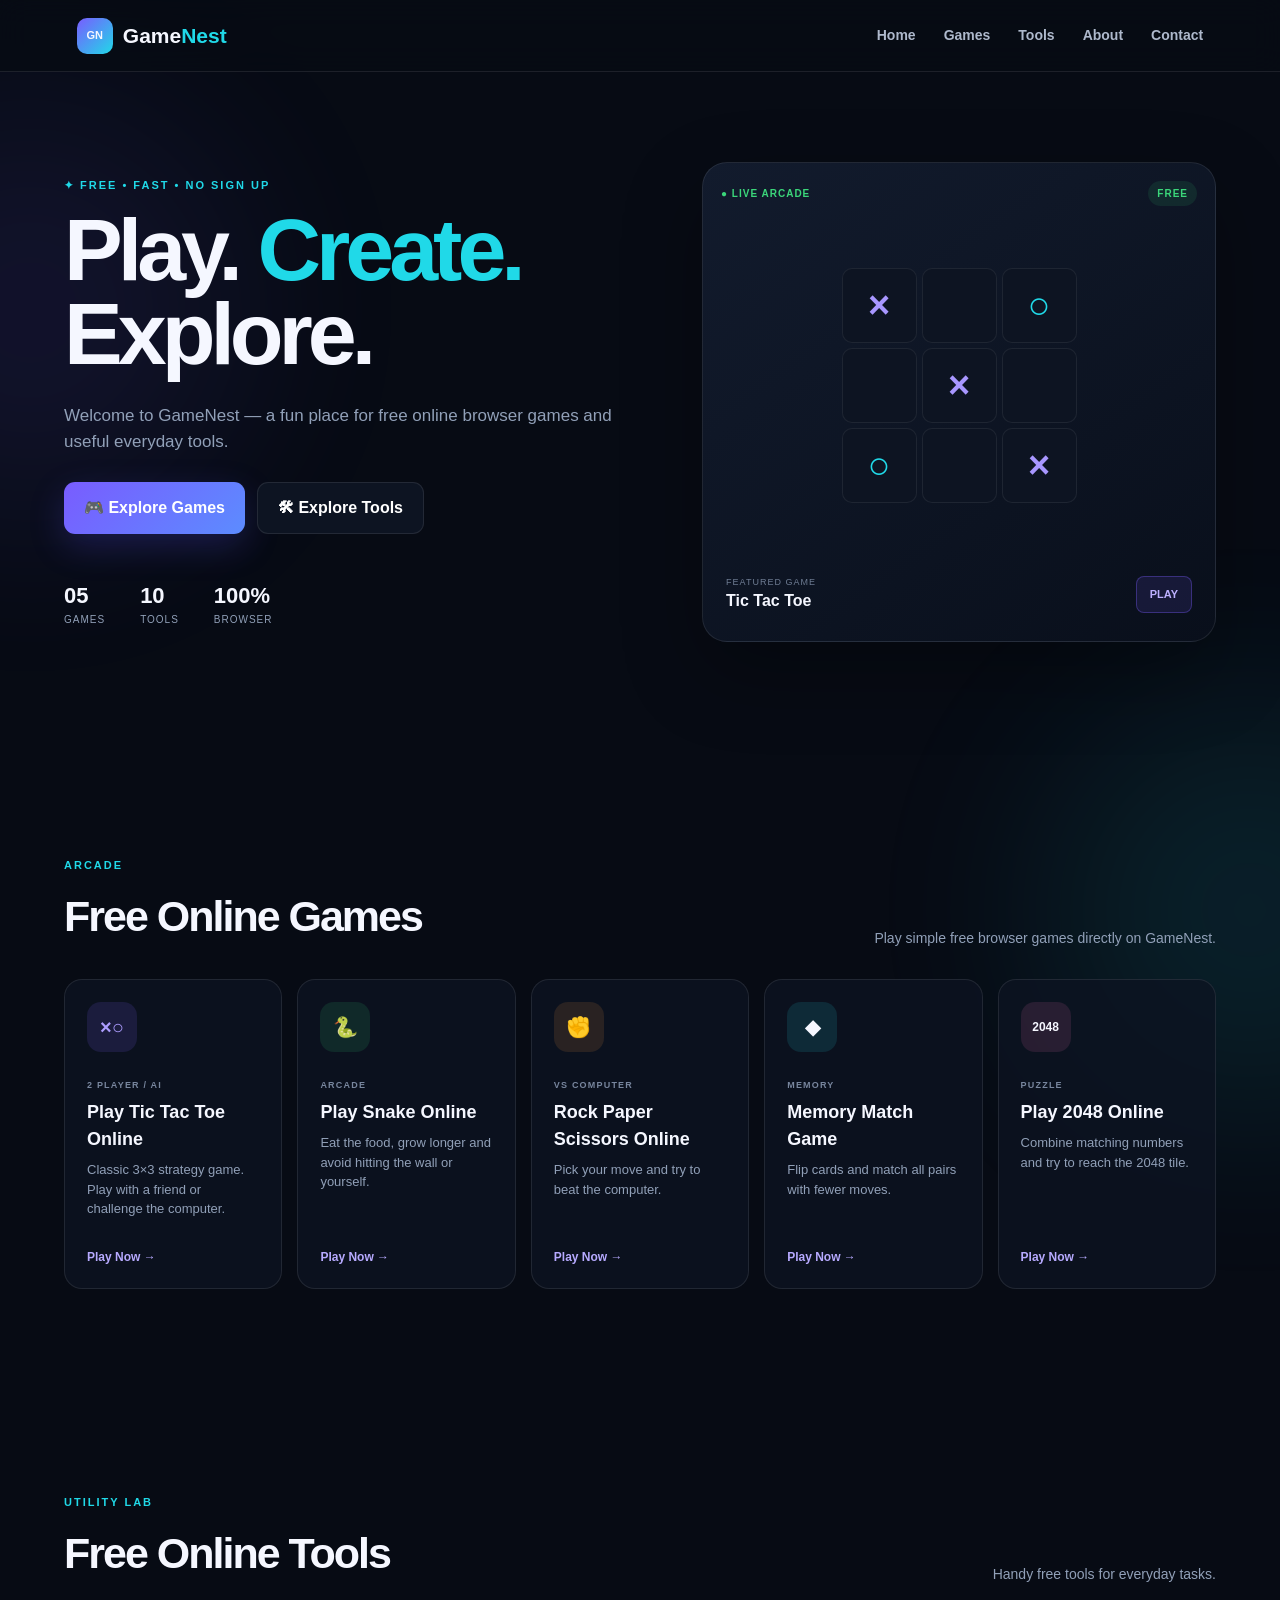
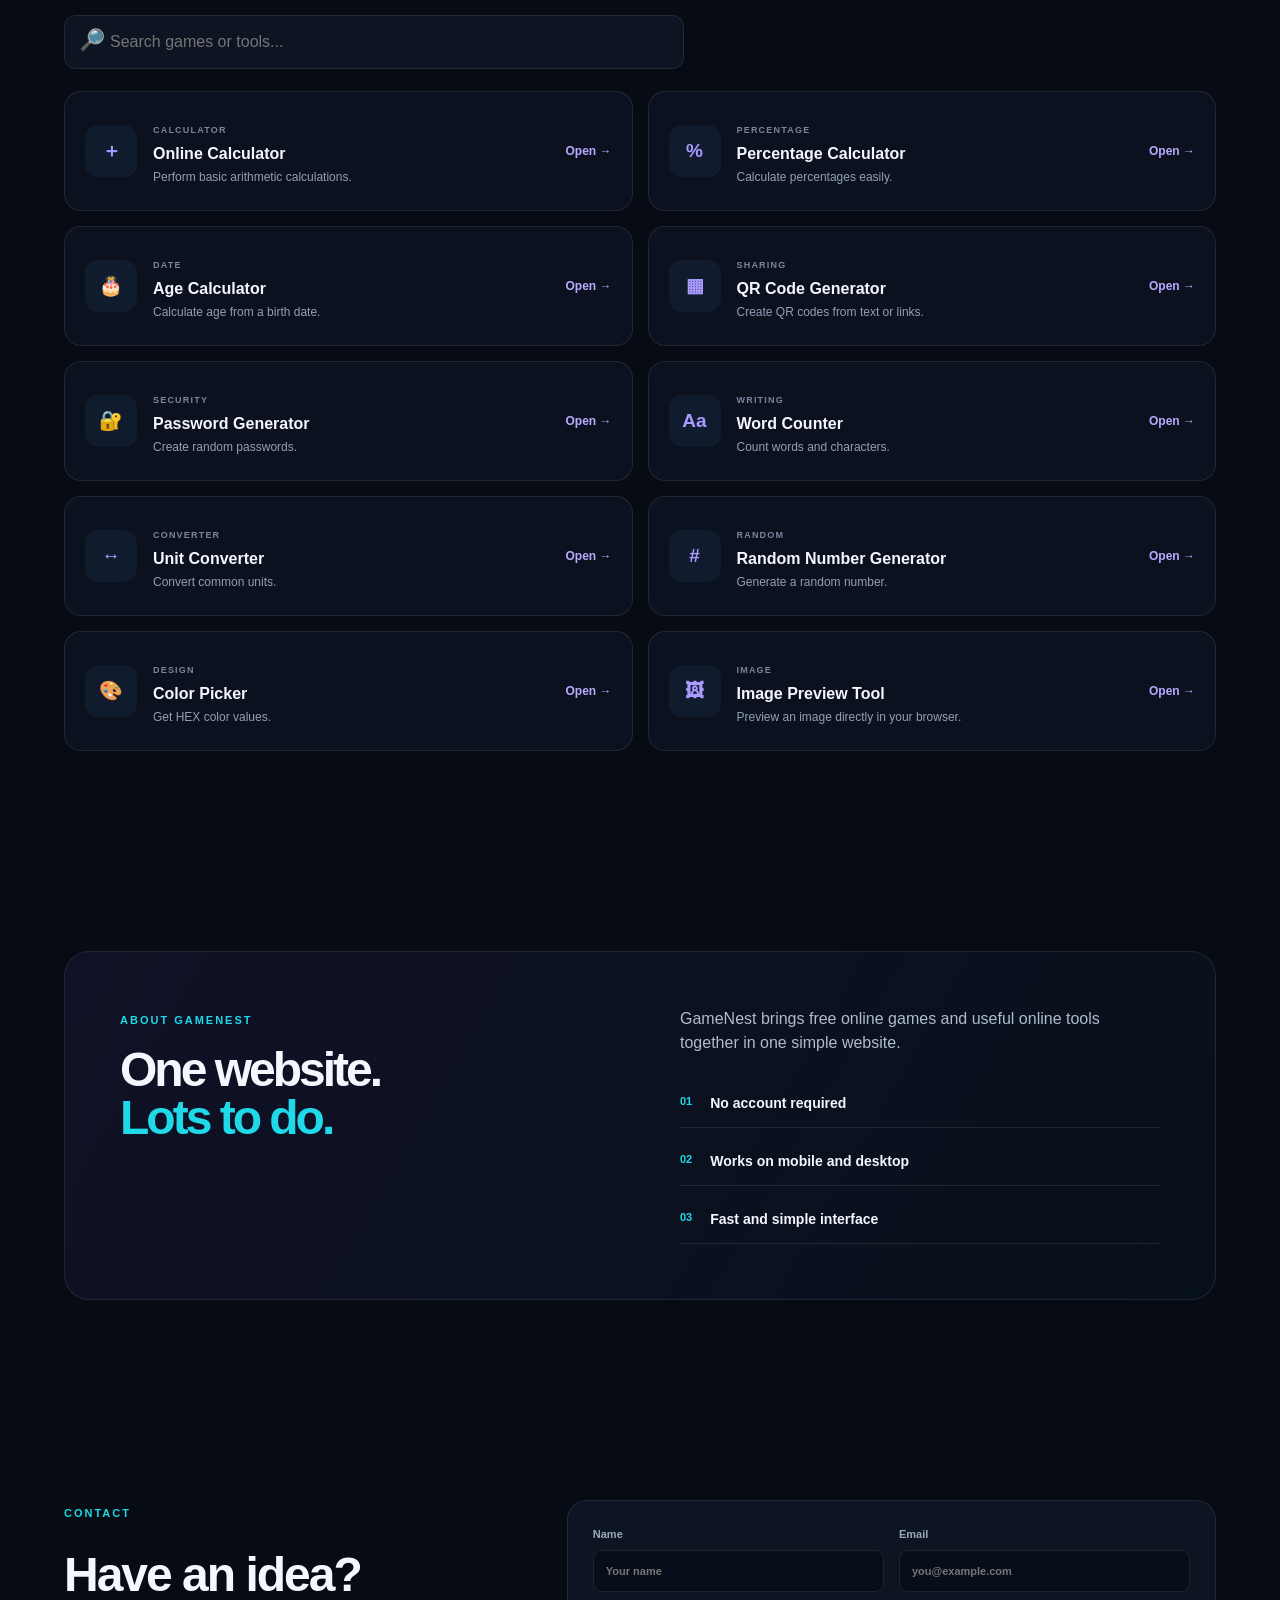
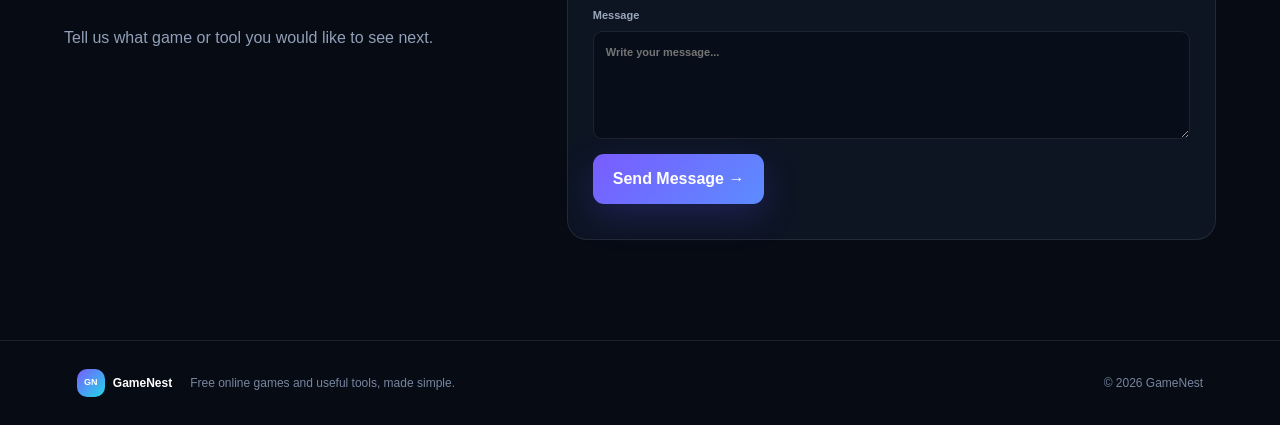
<file: index.html>
<!DOCTYPE html>
<html lang="en">
<head>
  <meta charset="UTF-8">

  <meta
    name="viewport"
    content="width=device-width, initial-scale=1.0"
  >

  <!-- SEO -->
  <title>GameNest - Free Online Games & Useful Tools</title>

  <meta
    name="description"
    content="GameNest offers free online games like Tic Tac Toe, Snake, Memory Match, Rock Paper Scissors and 2048, plus useful online tools."
  >

  <meta
    name="keywords"
    content="free online games, online games, Tic Tac Toe, Snake game, 2048 game, Memory Match, Rock Paper Scissors, online tools, free tools, calculator"
  >

  <meta
    name="robots"
    content="index, follow"
  >

  <meta
    name="author"
    content="GameNest"
  >

  <meta
    name="theme-color"
    content="#0b0f14"
  >

  <!-- Open Graph -->
  <meta
    property="og:title"
    content="GameNest - Free Online Games & Useful Tools"
  >

  <meta
    property="og:description"
    content="Play free browser games and use useful online tools with GameNest."
  >

  <meta
    property="og:type"
    content="website"
  >

  <!-- Stylesheet -->
  <link
    rel="stylesheet"
    href="style.css"
  >
</head>

<body>

  <!-- Background -->
  <div class="glow glow-1"></div>
  <div class="glow glow-2"></div>


  <!-- =========================
       NAVBAR
  ========================== -->

  <header class="navbar">

    <a
      href="#home"
      class="logo"
      aria-label="GameNest Home"
    >
      <span class="logo-icon">GN</span>

      <span>
        Game<span>Nest</span>
      </span>
    </a>

    <button
      class="menu-btn"
      id="menuBtn"
      type="button"
      aria-label="Open navigation menu"
    >
      ☰
    </button>

    <nav
      id="navLinks"
      aria-label="Main navigation"
    >
      <a href="#home">Home</a>
      <a href="#games">Games</a>
      <a href="#tools">Tools</a>
      <a href="#about">About</a>
      <a href="#contact">Contact</a>
    </nav>

  </header>


  <main>

    <!-- =========================
         HERO
    ========================== -->

    <section
      class="hero section"
      id="home"
    >

      <div class="hero-content">

        <div class="badge">
          ✦ FREE • FAST • NO SIGN UP
        </div>

        <h1>
          Play.
          <span>Create.</span>
          Explore.
        </h1>

        <p>
          Welcome to GameNest — a fun place for
          free online browser games and useful
          everyday tools.
        </p>

        <div class="hero-buttons">

          <a
            href="#games"
            class="btn primary-btn"
          >
            🎮 Explore Games
          </a>

          <a
            href="#tools"
            class="btn secondary-btn"
          >
            🛠 Explore Tools
          </a>

        </div>


        <div class="stats">

          <div>
            <strong>05</strong>
            <small>Games</small>
          </div>

          <div>
            <strong>10</strong>
            <small>Tools</small>
          </div>

          <div>
            <strong>100%</strong>
            <small>Browser</small>
          </div>

        </div>

      </div>


      <div class="hero-preview">

        <div class="preview-header">
          <span>● LIVE ARCADE</span>
          <b>FREE</b>
        </div>

        <div class="tic-preview">
          <div>×</div>
          <div></div>
          <div>○</div>
          <div></div>
          <div>×</div>
          <div></div>
          <div>○</div>
          <div></div>
          <div>×</div>
        </div>

        <div class="preview-footer">

          <div>
            <small>FEATURED GAME</small>
            <strong>Tic Tac Toe</strong>
          </div>

          <button
            class="mini-btn"
            data-game="tictactoe"
            type="button"
          >
            PLAY
          </button>

        </div>

      </div>

    </section>


    <!-- =========================
         GAMES
    ========================== -->

    <section
      class="section"
      id="games"
    >

      <div class="section-title">

        <div>
          <span>ARCADE</span>

          <h2>
            Free Online Games
          </h2>
        </div>

        <p>
          Play simple free browser games
          directly on GameNest.
        </p>

      </div>


      <div class="games-grid">


        <!-- GAME 1 -->

        <article class="game-card">

          <div class="game-icon purple">
            ×○
          </div>

          <small>
            2 PLAYER / AI
          </small>

          <h3>
            Play Tic Tac Toe Online
          </h3>

          <p>
            Classic 3×3 strategy game.
            Play with a friend or challenge
            the computer.
          </p>

          <button
            class="card-link"
            data-game="tictactoe"
            type="button"
          >
            Play Now →
          </button>

        </article>


        <!-- GAME 2 -->

        <article class="game-card">

          <div class="game-icon green">
            🐍
          </div>

          <small>
            ARCADE
          </small>

          <h3>
            Play Snake Online
          </h3>

          <p>
            Eat the food, grow longer and
            avoid hitting the wall or yourself.
          </p>

          <button
            class="card-link"
            data-game="snake"
            type="button"
          >
            Play Now →
          </button>

        </article>


        <!-- GAME 3 -->

        <article class="game-card">

          <div class="game-icon orange">
            ✊
          </div>

          <small>
            VS COMPUTER
          </small>

          <h3>
            Rock Paper Scissors Online
          </h3>

          <p>
            Pick your move and try to beat
            the computer.
          </p>

          <button
            class="card-link"
            data-game="rps"
            type="button"
          >
            Play Now →
          </button>

        </article>


        <!-- GAME 4 -->

        <article class="game-card">

          <div class="game-icon blue">
            ◆
          </div>

          <small>
            MEMORY
          </small>

          <h3>
            Memory Match Game
          </h3>

          <p>
            Flip cards and match all pairs
            with fewer moves.
          </p>

          <button
            class="card-link"
            data-game="memory"
            type="button"
          >
            Play Now →
          </button>

        </article>


        <!-- GAME 5 -->

        <article class="game-card">

          <div class="game-icon pink">
            2048
          </div>

          <small>
            PUZZLE
          </small>

          <h3>
            Play 2048 Online
          </h3>

          <p>
            Combine matching numbers and
            try to reach the 2048 tile.
          </p>

          <button
            class="card-link"
            data-game="2048"
            type="button"
          >
            Play Now →
          </button>

        </article>

      </div>

    </section>


    <!-- =========================
         TOOLS
    ========================== -->

    <section
      class="section tools-section"
      id="tools"
    >

      <div class="section-title">

        <div>
          <span>UTILITY LAB</span>

          <h2>
            Free Online Tools
          </h2>
        </div>

        <p>
          Handy free tools for everyday tasks.
        </p>

      </div>


      <!-- SEARCH -->

      <div class="search-box">

        <span>🔎</span>

        <input
          type="search"
          id="searchInput"
          placeholder="Search games or tools..."
          aria-label="Search games and tools"
        >

      </div>


      <div class="tools-grid">


        <!-- TOOL 1 -->

        <article
          class="tool-card"
          data-search="calculator math"
        >

          <div class="tool-icon">
            ＋
          </div>

          <div>

            <small>
              CALCULATOR
            </small>

            <h3>
              Online Calculator
            </h3>

            <p>
              Perform basic arithmetic calculations.
            </p>

          </div>

          <button
            data-tool="calculator"
            type="button"
          >
            Open →
          </button>

        </article>


        <!-- TOOL 2 -->

        <article
          class="tool-card"
          data-search="percentage percent"
        >

          <div class="tool-icon">
            %
          </div>

          <div>

            <small>
              PERCENTAGE
            </small>

            <h3>
              Percentage Calculator
            </h3>

            <p>
              Calculate percentages easily.
            </p>

          </div>

          <button
            data-tool="percentage"
            type="button"
          >
            Open →
          </button>

        </article>


        <!-- TOOL 3 -->

        <article
          class="tool-card"
          data-search="age birthday date"
        >

          <div class="tool-icon">
            🎂
          </div>

          <div>

            <small>
              DATE
            </small>

            <h3>
              Age Calculator
            </h3>

            <p>
              Calculate age from a birth date.
            </p>

          </div>

          <button
            data-tool="age"
            type="button"
          >
            Open →
          </button>

        </article>


        <!-- TOOL 4 -->

        <article
          class="tool-card"
          data-search="qr qrcode link"
        >

          <div class="tool-icon">
            ▦
          </div>

          <div>

            <small>
              SHARING
            </small>

            <h3>
              QR Code Generator
            </h3>

            <p>
              Create QR codes from text or links.
            </p>

          </div>

          <button
            data-tool="qr"
            type="button"
          >
            Open →
          </button>

        </article>


        <!-- TOOL 5 -->

        <article
          class="tool-card"
          data-search="password secure"
        >

          <div class="tool-icon">
            🔐
          </div>

          <div>

            <small>
              SECURITY
            </small>

            <h3>
              Password Generator
            </h3>

            <p>
              Create random passwords.
            </p>

          </div>

          <button
            data-tool="password"
            type="button"
          >
            Open →
          </button>

        </article>


        <!-- TOOL 6 -->

        <article
          class="tool-card"
          data-search="word counter text writing"
        >

          <div class="tool-icon">
            Aa
          </div>

          <div>

            <small>
              WRITING
            </small>

            <h3>
              Word Counter
            </h3>

            <p>
              Count words and characters.
            </p>

          </div>

          <button
            data-tool="wordcount"
            type="button"
          >
            Open →
          </button>

        </article>


        <!-- TOOL 7 -->

        <article
          class="tool-card"
          data-search="unit converter length weight temperature"
        >

          <div class="tool-icon">
            ↔
          </div>

          <div>

            <small>
              CONVERTER
            </small>

            <h3>
              Unit Converter
            </h3>

            <p>
              Convert common units.
            </p>

          </div>

          <button
            data-tool="units"
            type="button"
          >
            Open →
          </button>

        </article>


        <!-- TOOL 8 -->

        <article
          class="tool-card"
          data-search="random number generator"
        >

          <div class="tool-icon">
            #
          </div>

          <div>

            <small>
              RANDOM
            </small>

            <h3>
              Random Number Generator
            </h3>

            <p>
              Generate a random number.
            </p>

          </div>

          <button
            data-tool="random"
            type="button"
          >
            Open →
          </button>

        </article>


        <!-- TOOL 9 -->

        <article
          class="tool-card"
          data-search="color picker hex rgb"
        >

          <div class="tool-icon">
            🎨
          </div>

          <div>

            <small>
              DESIGN
            </small>

            <h3>
              Color Picker
            </h3>

            <p>
              Get HEX color values.
            </p>

          </div>

          <button
            data-tool="color"
            type="button"
          >
            Open →
          </button>

        </article>


        <!-- TOOL 10 -->

        <article
          class="tool-card"
          data-search="image preview image tool"
        >

          <div class="tool-icon">
            🖼
          </div>

          <div>

            <small>
              IMAGE
            </small>

            <h3>
              Image Preview Tool
            </h3>

            <p>
              Preview an image directly in your browser.
            </p>

          </div>

          <button
            data-tool="image"
            type="button"
          >
            Open →
          </button>

        </article>

      </div>

    </section>


    <!-- =========================
         ABOUT
    ========================== -->

    <section
      class="section"
      id="about"
    >

      <div class="about-box">

        <div>

          <span>
            ABOUT GAMENEST
          </span>

          <h2>
            One website.
            <br>
            <strong>Lots to do.</strong>
          </h2>

        </div>


        <div class="about-text">

          <p>
            GameNest brings free online games
            and useful online tools together
            in one simple website.
          </p>

          <div class="about-list">

            <div>
              <b>01</b>
              <span>No account required</span>
            </div>

            <div>
              <b>02</b>
              <span>Works on mobile and desktop</span>
            </div>

            <div>
              <b>03</b>
              <span>Fast and simple interface</span>
            </div>

          </div>

        </div>

      </div>

    </section>


    <!-- =========================
         CONTACT
    ========================== -->

    <section
      class="section contact-section"
      id="contact"
    >

      <div class="contact-info">

        <span>
          CONTACT
        </span>

        <h2>
          Have an idea?
        </h2>

        <p>
          Tell us what game or tool you
          would like to see next.
        </p>

      </div>


      <form
        id="contactForm"
        class="contact-form"
      >

        <div class="form-row">

          <label>
            Name

            <input
              type="text"
              id="contactName"
              name="name"
              placeholder="Your name"
              autocomplete="name"
              required
            >
          </label>


          <label>
            Email

            <input
              type="email"
              id="contactEmail"
              name="email"
              placeholder="you@example.com"
              autocomplete="email"
              required
            >
          </label>

        </div>


        <label>
          Message

          <textarea
            id="contactMessage"
            name="message"
            rows="5"
            placeholder="Write your message..."
            required
          ></textarea>
        </label>


        <button
          class="btn primary-btn"
          type="submit"
        >
          Send Message →
        </button>

        <p id="formMessage"></p>

      </form>

    </section>

  </main>


  <!-- =========================
       FOOTER
  ========================== -->

  <footer>

    <div class="footer-logo">

      <span class="logo-icon">
        GN
      </span>

      GameNest

    </div>

    <p>
      Free online games and useful tools,
      made simple.
    </p>

    <span>
      ©
      <span id="year"></span>
      GameNest
    </span>

  </footer>


  <!-- =========================
       GAME MODAL
  ========================== -->

  <div
    class="modal hidden"
    id="gameModal"
    role="dialog"
    aria-modal="true"
    aria-label="Game window"
  >

    <div class="modal-box">

      <button
        class="close modal-close"
        type="button"
        aria-label="Close game"
      >
        ×
      </button>

      <div id="gameContent"></div>

    </div>

  </div>


  <!-- =========================
       TOOL MODAL
  ========================== -->

  <div
    class="modal hidden"
    id="toolModal"
    role="dialog"
    aria-modal="true"
    aria-label="Tool window"
  >

    <div class="modal-box">

      <button
        class="close modal-close"
        type="button"
        aria-label="Close tool"
      >
        ×
      </button>

      <div id="toolContent"></div>

    </div>

  </div>


  <!-- JAVASCRIPT -->

  <script src="script.js"></script>

</body>
</html>
</file>
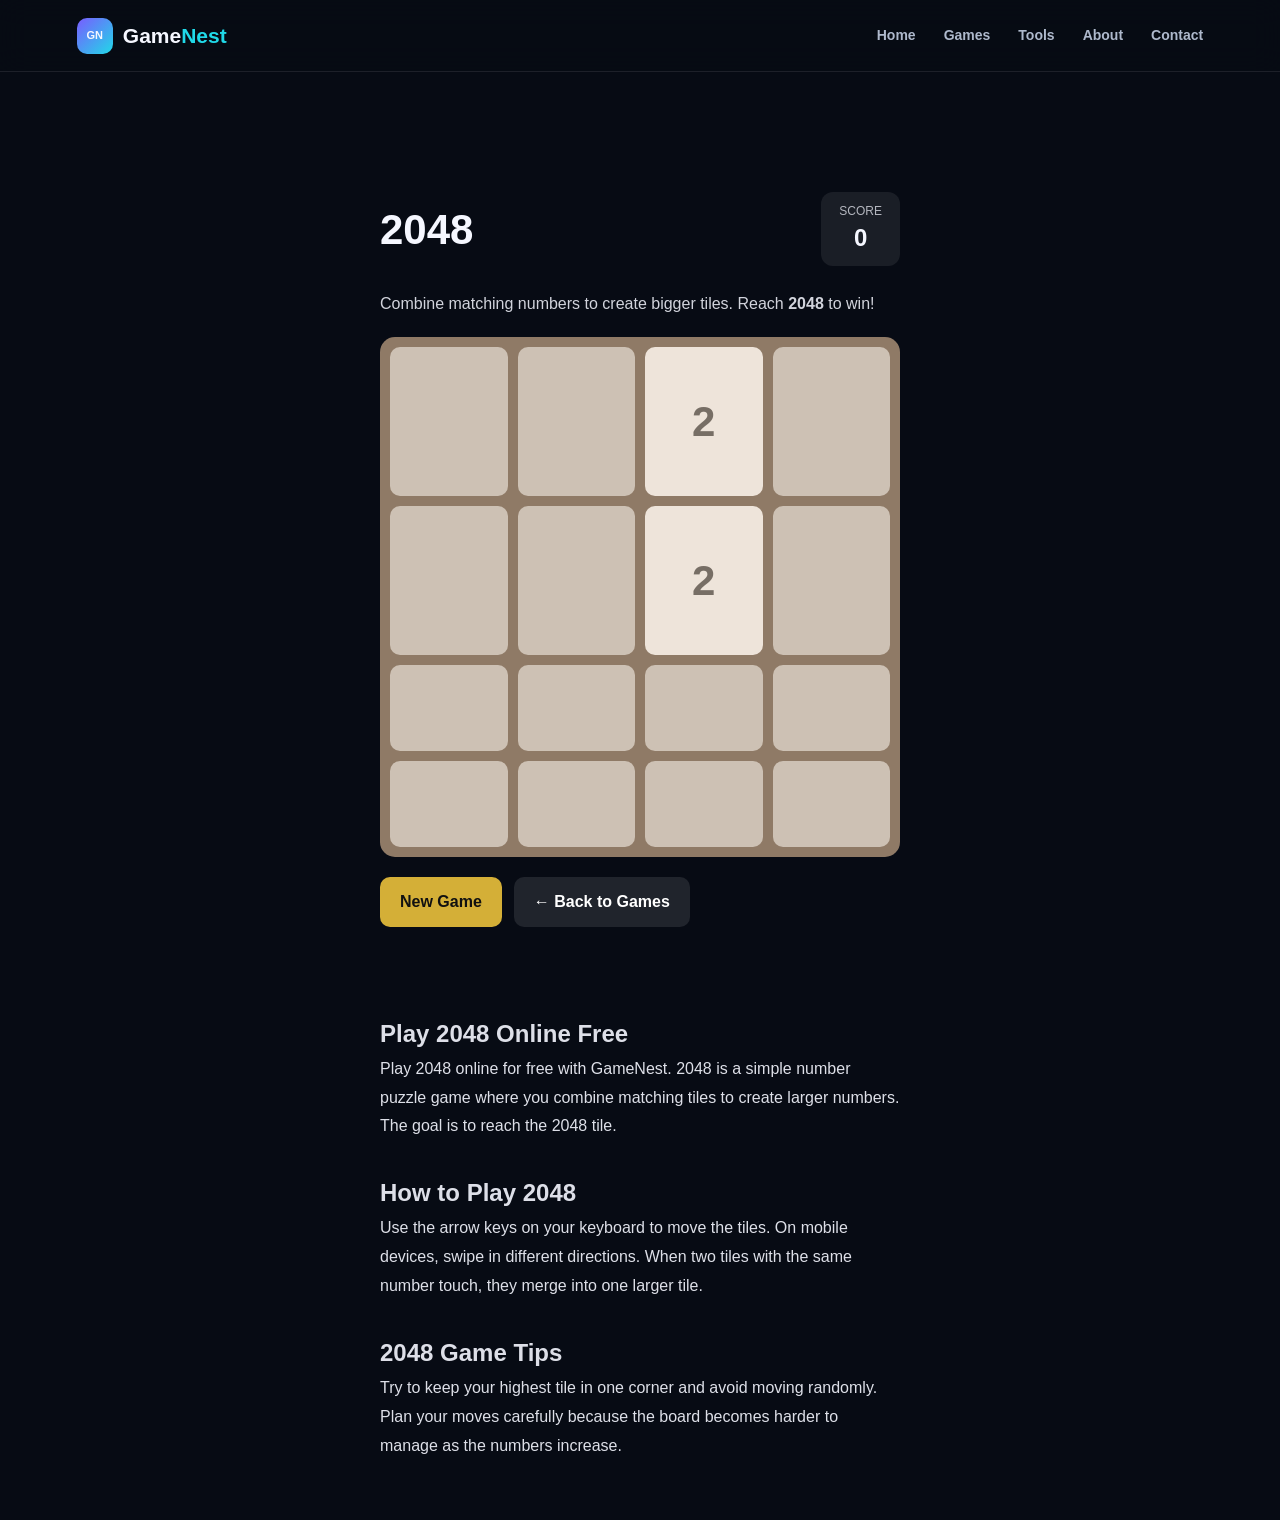
<file: 2048.html>
<!DOCTYPE html>
<html lang="en">
<head>
  <meta charset="UTF-8">
  <meta name="viewport" content="width=device-width, initial-scale=1.0">

  <title>Play 2048 Online Free | GameNest</title>

  <meta
    name="description"
    content="Play 2048 online for free at GameNest. Combine matching numbers, reach 2048, and enjoy this classic puzzle game directly in your browser."
  >

  <meta
    name="keywords"
    content="2048 game, play 2048 online, free 2048 game, 2048 puzzle game, online puzzle game"
  >

  <meta name="robots" content="index, follow">

  <link rel="canonical" href="https://muhammadyasir425.github.io/NestGames/2048.html">

  <link rel="stylesheet" href="style.css">

  <style>
    .game-page {
      min-height: 100vh;
      padding: 120px 20px 60px;
      display: flex;
      justify-content: center;
    }

    .game-container {
      width: 100%;
      max-width: 520px;
    }

    .game-top {
      display: flex;
      justify-content: space-between;
      align-items: center;
      gap: 15px;
      margin-bottom: 25px;
    }

    .game-top h1 {
      margin: 0;
      font-size: 42px;
    }

    .score-box {
      background: rgba(255,255,255,0.08);
      padding: 10px 18px;
      border-radius: 12px;
      text-align: center;
    }

    .score-box small {
      display: block;
      opacity: 0.7;
      font-size: 12px;
    }

    #score {
      font-size: 24px;
      font-weight: bold;
    }

    .instructions {
      margin-bottom: 20px;
      line-height: 1.6;
      opacity: 0.85;
    }

    #gameBoard {
      width: 100%;
      aspect-ratio: 1 / 1;
      padding: 10px;
      display: grid;
      grid-template-columns: repeat(4, 1fr);
      gap: 10px;
      background: #8f7a66;
      border-radius: 15px;
      box-sizing: border-box;
      touch-action: none;
    }

    .tile {
      display: flex;
      justify-content: center;
      align-items: center;
      border-radius: 10px;
      font-size: clamp(24px, 7vw, 42px);
      font-weight: 800;
      background: #cdc1b4;
      color: #776e65;
      user-select: none;
    }

    .tile[data-value="2"] {
      background: #eee4da;
    }

    .tile[data-value="4"] {
      background: #ede0c8;
    }

    .tile[data-value="8"] {
      background: #f2b179;
      color: white;
    }

    .tile[data-value="16"] {
      background: #f59563;
      color: white;
    }

    .tile[data-value="32"] {
      background: #f67c5f;
      color: white;
    }

    .tile[data-value="64"] {
      background: #f65e3b;
      color: white;
    }

    .tile[data-value="128"],
    .tile[data-value="256"],
    .tile[data-value="512"],
    .tile[data-value="1024"],
    .tile[data-value="2048"] {
      background: #edcf72;
      color: white;
      font-size: clamp(20px, 6vw, 34px);
    }

    .game-actions {
      display: flex;
      gap: 12px;
      margin-top: 20px;
    }

    .game-actions button,
    .back-btn {
      border: 0;
      cursor: pointer;
      padding: 13px 20px;
      border-radius: 10px;
      font-weight: bold;
      text-decoration: none;
    }

    #newGame {
      background: #d4af37;
      color: #111;
    }

    .back-btn {
      background: rgba(255,255,255,0.1);
      color: white;
    }

    .game-message {
      margin-top: 15px;
      min-height: 25px;
      font-weight: bold;
    }

    .seo-content {
      margin-top: 45px;
      line-height: 1.8;
      opacity: 0.9;
    }

    .seo-content h2 {
      margin-top: 30px;
    }

    @media (max-width: 600px) {
      .game-top h1 {
        font-size: 34px;
      }

      .game-page {
        padding-top: 100px;
      }
    }
  </style>
</head>

<body>

  <header class="navbar">
    <a href="index.html" class="logo">
      <span class="logo-icon">GN</span>
      <span>Game<span>Nest</span></span>
    </a>

    <nav>
      <a href="index.html">Home</a>
      <a href="index.html#games">Games</a>
      <a href="index.html#tools">Tools</a>
      <a href="index.html#about">About</a>
      <a href="index.html#contact">Contact</a>
    </nav>
  </header>

  <main class="game-page">

    <div class="game-container">

      <div class="game-top">
        <h1>2048</h1>

        <div class="score-box">
          <small>SCORE</small>
          <span id="score">0</span>
        </div>
      </div>

      <p class="instructions">
        Combine matching numbers to create bigger tiles.
        Reach <strong>2048</strong> to win!
      </p>

      <div id="gameBoard"></div>

      <div class="game-actions">
        <button id="newGame">New Game</button>

        <a href="index.html#games" class="back-btn">
          ← Back to Games
        </a>
      </div>

      <div id="message" class="game-message"></div>

      <section class="seo-content">

        <h2>Play 2048 Online Free</h2>

        <p>
          Play 2048 online for free with GameNest. 2048 is a simple
          number puzzle game where you combine matching tiles to create
          larger numbers. The goal is to reach the 2048 tile.
        </p>

        <h2>How to Play 2048</h2>

        <p>
          Use the arrow keys on your keyboard to move the tiles.
          On mobile devices, swipe in different directions.
          When two tiles with the same number touch, they merge
          into one larger tile.
        </p>

        <h2>2048 Game Tips</h2>

        <p>
          Try to keep your highest tile in one corner and avoid
          moving randomly. Plan your moves carefully because the
          board becomes harder to manage as the numbers increase.
        </p>

      </section>

    </div>

  </main>

  <script>
    const boardElement = document.getElementById("gameBoard");
    const scoreElement = document.getElementById("score");
    const messageElement = document.getElementById("message");
    const newGameButton = document.getElementById("newGame");

    let board = [];
    let score = 0;

    function startGame() {
      board = Array.from({ length: 4 }, () => Array(4).fill(0));
      score = 0;
      messageElement.textContent = "";

      addRandomTile();
      addRandomTile();

      updateBoard();
    }

    function addRandomTile() {
      const empty = [];

      for (let row = 0; row < 4; row++) {
        for (let col = 0; col < 4; col++) {
          if (board[row][col] === 0) {
            empty.push({ row, col });
          }
        }
      }

      if (empty.length === 0) return;

      const position = empty[Math.floor(Math.random() * empty.length)];

      board[position.row][position.col] =
        Math.random() < 0.9 ? 2 : 4;
    }

    function updateBoard() {
      boardElement.innerHTML = "";

      for (let row = 0; row < 4; row++) {
        for (let col = 0; col < 4; col++) {

          const tile = document.createElement("div");
          tile.className = "tile";

          const value = board[row][col];

          if (value > 0) {
            tile.textContent = value;
            tile.dataset.value = value;
          }

          boardElement.appendChild(tile);
        }
      }

      scoreElement.textContent = score;
    }

    function slide(row) {

      const filtered = row.filter(value => value !== 0);

      const result = [];
      let gained = 0;

      for (let i = 0; i < filtered.length; i++) {

        if (
          i + 1 < filtered.length &&
          filtered[i] === filtered[i + 1]
        ) {
          const merged = filtered[i] * 2;

          result.push(merged);

          gained += merged;

          i++;
        } else {
          result.push(filtered[i]);
        }
      }

      while (result.length < 4) {
        result.push(0);
      }

      return {
        row: result,
        gained
      };
    }

    function moveLeft() {

      let changed = false;

      for (let row = 0; row < 4; row++) {

        const old = [...board[row]];
        const result = slide(board[row]);

        board[row] = result.row;
        score += result.gained;

        if (old.join(",") !== board[row].join(",")) {
          changed = true;
        }
      }

      return changed;
    }

    function rotateClockwise() {

      const newBoard =
        Array.from({ length: 4 }, () => Array(4).fill(0));

      for (let row = 0; row < 4; row++) {
        for (let col = 0; col < 4; col++) {
          newBoard[col][3 - row] = board[row][col];
        }
      }

      board = newBoard;
    }

    function move(direction) {

      let rotations = 0;

      if (direction === "up") {
        rotations = 3;
      }

      if (direction === "right") {
        rotations = 2;
      }

      if (direction === "down") {
        rotations = 1;
      }

      for (let i = 0; i < rotations; i++) {
        rotateClockwise();
      }

      const changed = moveLeft();

      for (let i = 0; i < (4 - rotations) % 4; i++) {
        rotateClockwise();
      }

      if (changed) {
        addRandomTile();
        updateBoard();

        if (has2048()) {
          messageElement.textContent =
            "🎉 You reached 2048!";
        } else if (!canMove()) {
          messageElement.textContent =
            "Game Over! Try a new game.";
        }
      }
    }

    function has2048() {

      for (let row = 0; row < 4; row++) {
        for (let col = 0; col < 4; col++) {

          if (board[row][col] >= 2048) {
            return true;
          }
        }
      }

      return false;
    }

    function canMove() {

      for (let row = 0; row < 4; row++) {
        for (let col = 0; col < 4; col++) {

          if (board[row][col] === 0) {
            return true;
          }

          if (
            col < 3 &&
            board[row][col] === board[row][col + 1]
          ) {
            return true;
          }

          if (
            row < 3 &&
            board[row][col] === board[row + 1][col]
          ) {
            return true;
          }
        }
      }

      return false;
    }

    document.addEventListener("keydown", function(event) {

      const keys = {
        ArrowLeft: "left",
        ArrowRight: "right",
        ArrowUp: "up",
        ArrowDown: "down"
      };

      if (keys[event.key]) {
        event.preventDefault();
        move(keys[event.key]);
      }
    });

    let touchStartX = 0;
    let touchStartY = 0;

    boardElement.addEventListener("touchstart", function(event) {

      const touch = event.changedTouches[0];

      touchStartX = touch.clientX;
      touchStartY = touch.clientY;

    }, { passive: true });

    boardElement.addEventListener("touchend", function(event) {

      const touch = event.changedTouches[0];

      const diffX = touch.clientX - touchStartX;
      const diffY = touch.clientY - touchStartY;

      if (Math.max(Math.abs(diffX), Math.abs(diffY)) < 30) {
        return;
      }

      if (Math.abs(diffX) > Math.abs(diffY)) {

        if (diffX > 0) {
          move("right");
        } else {
          move("left");
        }

      } else {

        if (diffY > 0) {
          move("down");
        } else {
          move("up");
        }
      }

    }, { passive: true });

    newGameButton.addEventListener("click", startGame);

    startGame();
  </script>

</body>
</html>
</file>
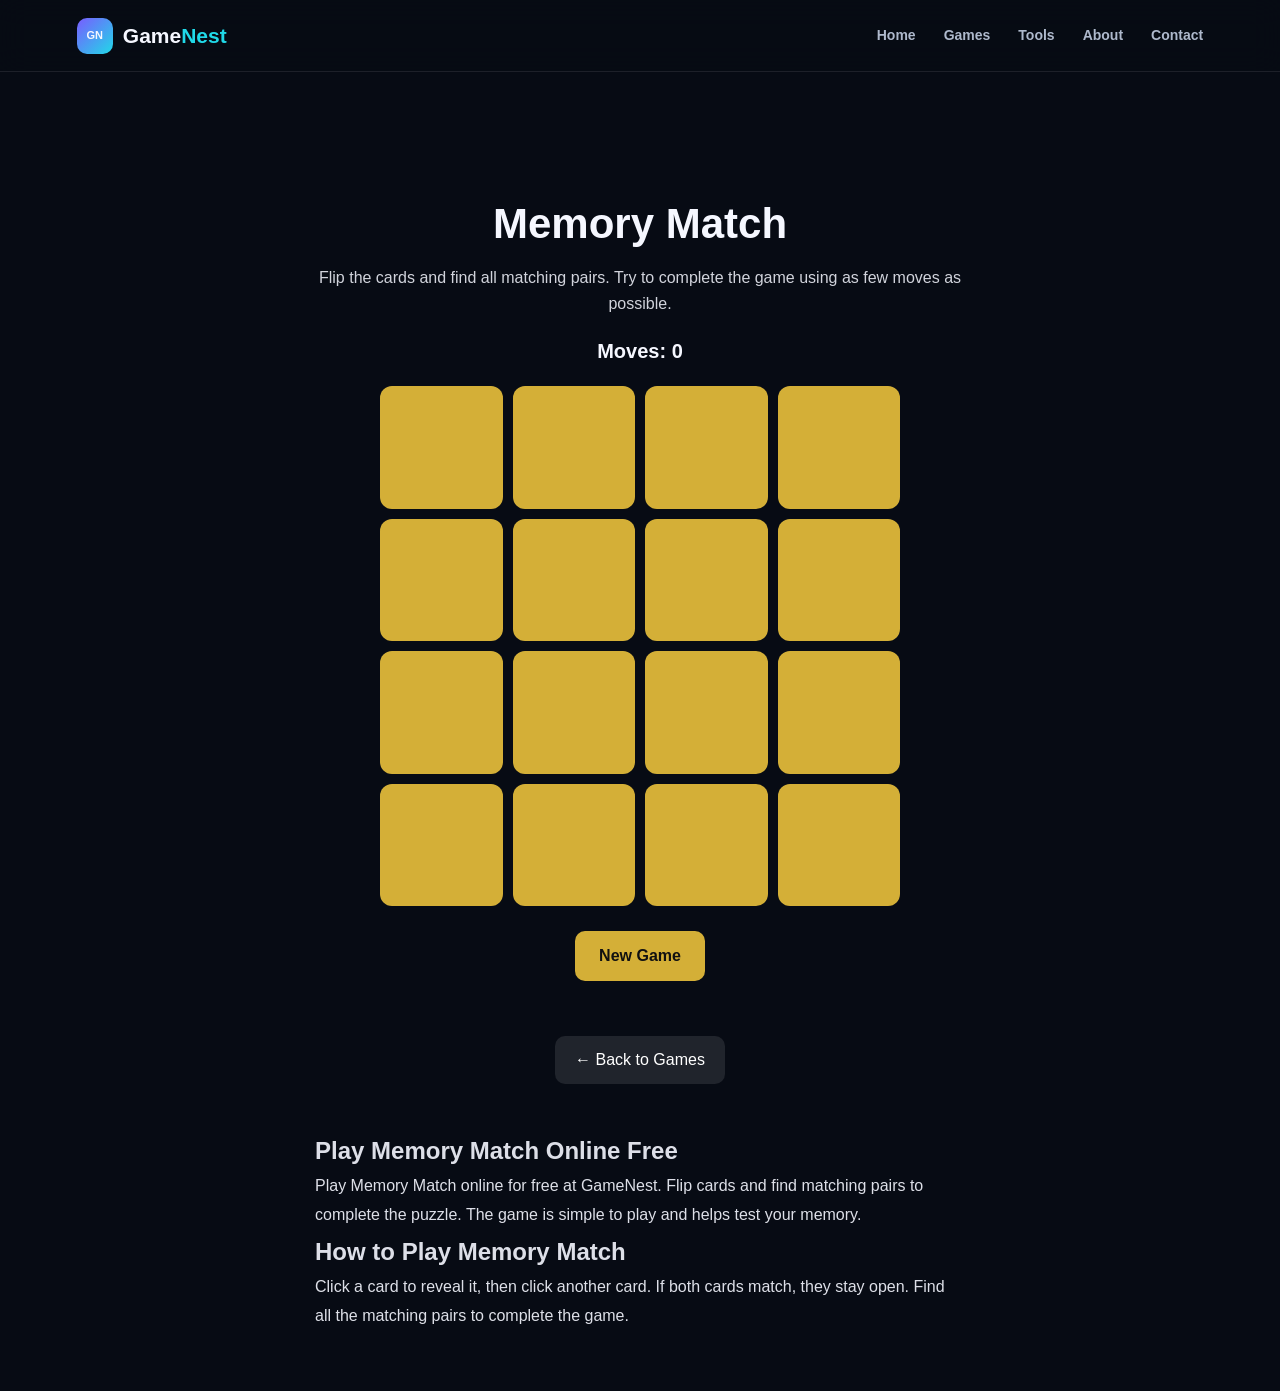
<file: memory-match.html>
<!DOCTYPE html>
<html lang="en">
<head>
  <meta charset="UTF-8">
  <meta name="viewport" content="width=device-width, initial-scale=1.0">

  <title>Memory Match Game Online Free | GameNest</title>
  <meta name="description" content="Play Memory Match online for free at GameNest. Find matching pairs of cards and test your memory.">
  <meta name="robots" content="index, follow">

  <link rel="canonical" href="https://muhammadyasir425.github.io/NestGames/memory-match.html">
  <link rel="stylesheet" href="style.css">

  <style>
    .memory-page {
      min-height: 100vh;
      padding: 120px 20px 60px;
      display: flex;
      justify-content: center;
    }

    .memory-container {
      width: 100%;
      max-width: 650px;
      text-align: center;
    }

    h1 {
      font-size: 42px;
      margin-bottom: 10px;
    }

    .info {
      opacity: .85;
      line-height: 1.6;
      margin-bottom: 20px;
    }

    .score {
      font-size: 20px;
      font-weight: bold;
      margin-bottom: 20px;
    }

    .memory-board {
      display: grid;
      grid-template-columns: repeat(4, 1fr);
      gap: 10px;
      max-width: 520px;
      margin: auto;
    }

    .card {
      aspect-ratio: 1;
      border: 0;
      border-radius: 12px;
      background: #d4af37;
      color: transparent;
      font-size: clamp(25px, 7vw, 45px);
      cursor: pointer;
      transition: transform .2s;
    }

    .card:hover {
      transform: scale(1.03);
    }

    .card.flipped,
    .card.matched {
      background: rgba(255,255,255,.12);
      color: white;
    }

    .card.matched {
      opacity: .7;
    }

    #newGame {
      margin-top: 25px;
      border: 0;
      padding: 13px 24px;
      border-radius: 10px;
      background: #d4af37;
      color: #111;
      font-weight: bold;
      cursor: pointer;
    }

    .message {
      min-height: 25px;
      margin-top: 15px;
      font-weight: bold;
    }

    .back {
      display: inline-block;
      margin-top: 15px;
      padding: 12px 20px;
      border-radius: 10px;
      background: rgba(255,255,255,.1);
      color: white;
      text-decoration: none;
    }

    .seo-content {
      margin-top: 45px;
      text-align: left;
      line-height: 1.8;
      opacity: .9;
    }

    @media (max-width: 500px) {

      .memory-board {
        gap: 7px;
      }

      h1 {
        font-size: 34px;
      }
    }
  </style>
</head>

<body>

<header class="navbar">
  <a href="index.html" class="logo">
    <span class="logo-icon">GN</span>
    <span>Game<span>Nest</span></span>
  </a>

  <nav>
    <a href="index.html">Home</a>
    <a href="index.html#games">Games</a>
    <a href="index.html#tools">Tools</a>
    <a href="index.html#about">About</a>
    <a href="index.html#contact">Contact</a>
  </nav>
</header>

<main class="memory-page">

  <div class="memory-container">

    <h1>Memory Match</h1>

    <p class="info">
      Flip the cards and find all matching pairs.
      Try to complete the game using as few moves as possible.
    </p>

    <div class="score">
      Moves: <span id="moves">0</span>
    </div>

    <div class="memory-board" id="memoryBoard"></div>

    <button id="newGame">
      New Game
    </button>

    <div class="message" id="message"></div>

    <a class="back" href="index.html#games">
      ← Back to Games
    </a>

    <section class="seo-content">

      <h2>Play Memory Match Online Free</h2>

      <p>
        Play Memory Match online for free at GameNest.
        Flip cards and find matching pairs to complete the puzzle.
        The game is simple to play and helps test your memory.
      </p>

      <h2>How to Play Memory Match</h2>

      <p>
        Click a card to reveal it, then click another card.
        If both cards match, they stay open. Find all the
        matching pairs to complete the game.
      </p>

    </section>

  </div>

</main>

<script>

  const memoryBoard =
    document.getElementById("memoryBoard");

  const movesElement =
    document.getElementById("moves");

  const messageElement =
    document.getElementById("message");

  const newGameButton =
    document.getElementById("newGame");

  const symbols = [
    "🍎", "🍎",
    "🍕", "🍕",
    "⚽", "⚽",
    "🚀", "🚀",
    "🎮", "🎮",
    "⭐", "⭐",
    "🐱", "🐱",
    "🎵", "🎵"
  ];

  let cards = [];
  let firstCard = null;
  let secondCard = null;
  let locked = false;
  let moves = 0;
  let matchedPairs = 0;

  function shuffle(array) {

    for (let i = array.length - 1; i > 0; i--) {

      const randomIndex =
        Math.floor(Math.random() * (i + 1));

      [array[i], array[randomIndex]] =
        [array[randomIndex], array[i]];
    }

    return array;
  }

  function startGame() {

    cards = shuffle([...symbols]);

    firstCard = null;
    secondCard = null;

    locked = false;
    moves = 0;
    matchedPairs = 0;

    movesElement.textContent = "0";
    messageElement.textContent = "";

    memoryBoard.innerHTML = "";

    cards.forEach((symbol, index) => {

      const card =
        document.createElement("button");

      card.className = "card";
      card.dataset.symbol = symbol;
      card.dataset.index = index;

      card.textContent = "?";

      card.addEventListener(
        "click",
        () => flipCard(card)
      );

      memoryBoard.appendChild(card);
    });
  }

  function flipCard(card) {

    if (
      locked ||
      card === firstCard ||
      card.classList.contains("matched") ||
      card.classList.contains("flipped")
    ) {
      return;
    }

    card.classList.add("flipped");
    card.textContent = card.dataset.symbol;

    if (!firstCard) {

      firstCard = card;
      return;
    }

    secondCard = card;
    moves++;

    movesElement.textContent = moves;

    checkMatch();
  }

  function checkMatch() {

    const isMatch =
      firstCard.dataset.symbol ===
      secondCard.dataset.symbol;

    if (isMatch) {

      firstCard.classList.add("matched");
      secondCard.classList.add("matched");

      matchedPairs++;

      resetTurn();

      if (matchedPairs === symbols.length / 2) {

        messageElement.textContent =
          "🎉 You completed the game in " +
          moves +
          " moves!";
      }

    } else {

      locked = true;

      setTimeout(() => {

        firstCard.classList.remove("flipped");
        secondCard.classList.remove("flipped");

        firstCard.textContent = "?";
        secondCard.textContent = "?";

        resetTurn();

      }, 700);
    }
  }

  function resetTurn() {

    firstCard = null;
    secondCard = null;
    locked = false;
  }

  newGameButton.addEventListener(
    "click",
    startGame
  );

  startGame();

</script>

</body>
</html>
</file>
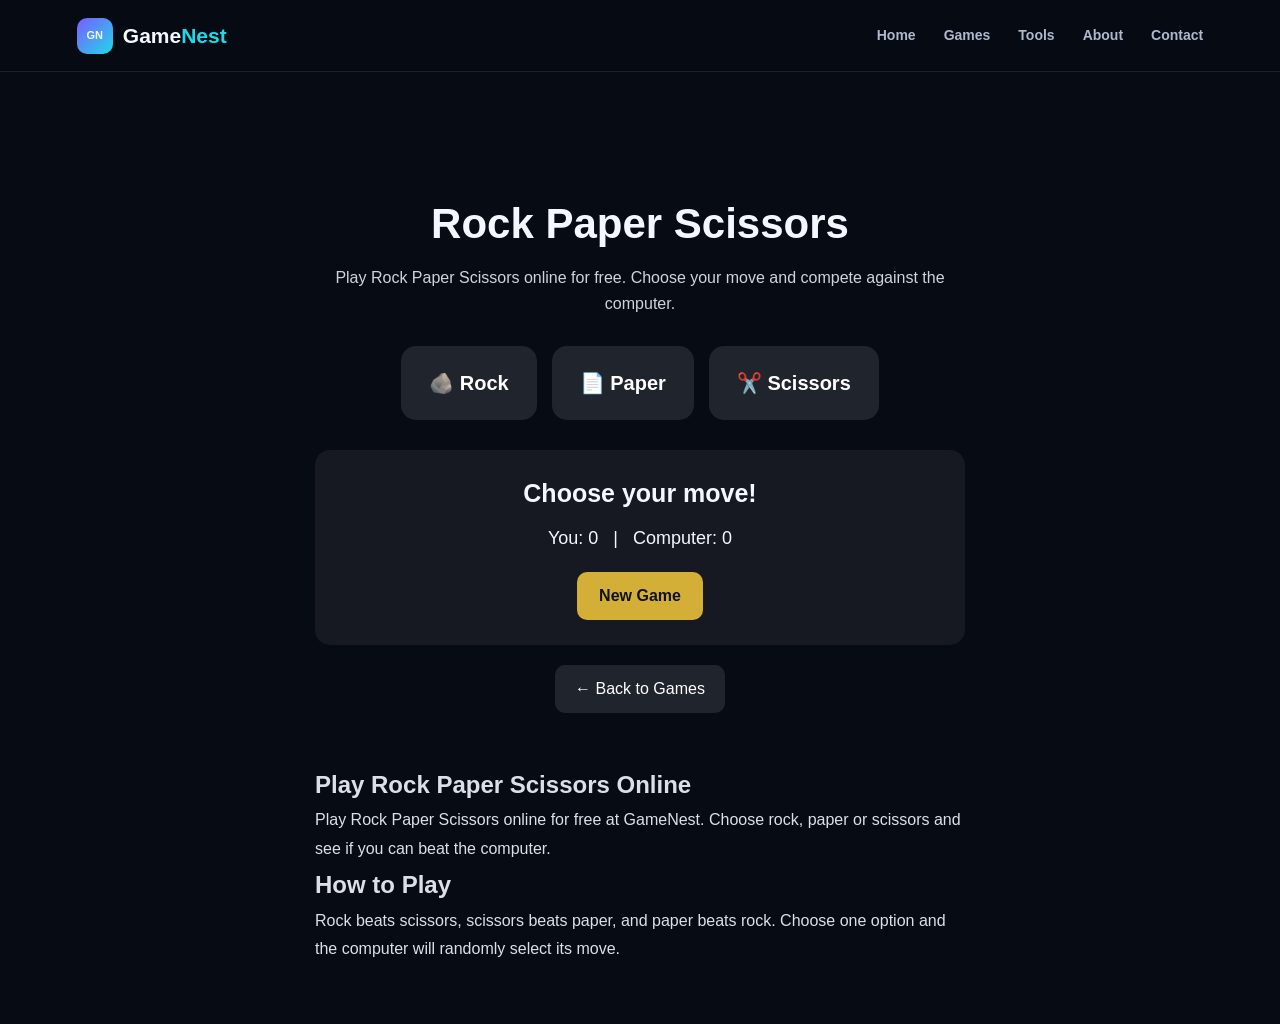
<file: rock-paper-scissors.html>
<!DOCTYPE html>
<html lang="en">
<head>
  <meta charset="UTF-8">
  <meta name="viewport" content="width=device-width, initial-scale=1.0">

  <title>Rock Paper Scissors Online Free | GameNest</title>

  <meta
    name="description"
    content="Play Rock Paper Scissors online for free at GameNest. Choose rock, paper or scissors and play against the computer."
  >

  <meta name="robots" content="index, follow">

  <link
    rel="canonical"
    href="https://muhammadyasir425.github.io/NestGames/rock-paper-scissors.html"
  >

  <link rel="stylesheet" href="style.css">

  <style>
    .rps-page {
      min-height: 100vh;
      padding: 120px 20px 60px;
      display: flex;
      justify-content: center;
    }

    .rps-container {
      width: 100%;
      max-width: 650px;
      text-align: center;
    }

    .rps-container h1 {
      font-size: 42px;
      margin-bottom: 10px;
    }

    .intro {
      opacity: .85;
      line-height: 1.6;
      margin-bottom: 30px;
    }

    .choices {
      display: flex;
      justify-content: center;
      gap: 15px;
      flex-wrap: wrap;
    }

    .choice {
      border: 0;
      border-radius: 15px;
      padding: 22px 28px;
      background: rgba(255,255,255,.1);
      color: white;
      cursor: pointer;
      font-size: 20px;
      font-weight: bold;
    }

    .choice:hover {
      background: rgba(255,255,255,.18);
      transform: translateY(-2px);
    }

    .result {
      margin-top: 30px;
      padding: 25px;
      border-radius: 15px;
      background: rgba(255,255,255,.06);
    }

    #result {
      font-size: 25px;
      font-weight: bold;
      margin-bottom: 12px;
    }

    .score {
      font-size: 18px;
      margin-bottom: 20px;
    }

    #reset {
      border: 0;
      padding: 12px 22px;
      border-radius: 10px;
      background: #d4af37;
      color: #111;
      font-weight: bold;
      cursor: pointer;
    }

    .back {
      display: inline-block;
      margin-top: 20px;
      padding: 12px 20px;
      border-radius: 10px;
      background: rgba(255,255,255,.1);
      color: white;
      text-decoration: none;
    }

    .seo-content {
      margin-top: 50px;
      text-align: left;
      line-height: 1.8;
      opacity: .9;
    }
  </style>
</head>

<body>

<header class="navbar">
  <a href="index.html" class="logo">
    <span class="logo-icon">GN</span>
    <span>Game<span>Nest</span></span>
  </a>

  <nav>
    <a href="index.html">Home</a>
    <a href="index.html#games">Games</a>
    <a href="index.html#tools">Tools</a>
    <a href="index.html#about">About</a>
    <a href="index.html#contact">Contact</a>
  </nav>
</header>

<main class="rps-page">

  <div class="rps-container">

    <h1>Rock Paper Scissors</h1>

    <p class="intro">
      Play Rock Paper Scissors online for free.
      Choose your move and compete against the computer.
    </p>

    <div class="choices">

      <button class="choice" onclick="play('rock')">
        🪨 Rock
      </button>

      <button class="choice" onclick="play('paper')">
        📄 Paper
      </button>

      <button class="choice" onclick="play('scissors')">
        ✂️ Scissors
      </button>

    </div>

    <div class="result">

      <div id="result">
        Choose your move!
      </div>

      <div class="score">
        You: <span id="playerScore">0</span>
        &nbsp; | &nbsp;
        Computer: <span id="computerScore">0</span>
      </div>

      <button id="reset" onclick="resetGame()">
        New Game
      </button>

    </div>

    <a class="back" href="index.html#games">
      ← Back to Games
    </a>

    <section class="seo-content">

      <h2>Play Rock Paper Scissors Online</h2>

      <p>
        Play Rock Paper Scissors online for free at GameNest.
        Choose rock, paper or scissors and see if you can beat
        the computer.
      </p>

      <h2>How to Play</h2>

      <p>
        Rock beats scissors, scissors beats paper, and paper
        beats rock. Choose one option and the computer will
        randomly select its move.
      </p>

    </section>

  </div>

</main>

<script>

  let playerScore = 0;
  let computerScore = 0;

  function play(playerChoice) {

    const choices = [
      "rock",
      "paper",
      "scissors"
    ];

    const computerChoice =
      choices[Math.floor(Math.random() * choices.length)];

    let resultText = "";

    if (playerChoice === computerChoice) {

      resultText =
        "Draw! Both chose " + playerChoice + ".";

    } else if (

      (playerChoice === "rock" &&
        computerChoice === "scissors") ||

      (playerChoice === "paper" &&
        computerChoice === "rock") ||

      (playerChoice === "scissors" &&
        computerChoice === "paper")

    ) {

      playerScore++;

      resultText =
        "You win! Computer chose " +
        computerChoice + ".";

    } else {

      computerScore++;

      resultText =
        "Computer wins! Computer chose " +
        computerChoice + ".";
    }

    document.getElementById("result").textContent =
      resultText;

    document.getElementById("playerScore").textContent =
      playerScore;

    document.getElementById("computerScore").textContent =
      computerScore;
  }

  function resetGame() {

    playerScore = 0;
    computerScore = 0;

    document.getElementById("playerScore").textContent = "0";
    document.getElementById("computerScore").textContent = "0";

    document.getElementById("result").textContent =
      "Choose your move!";
  }

</script>

</body>
</html>
</file>
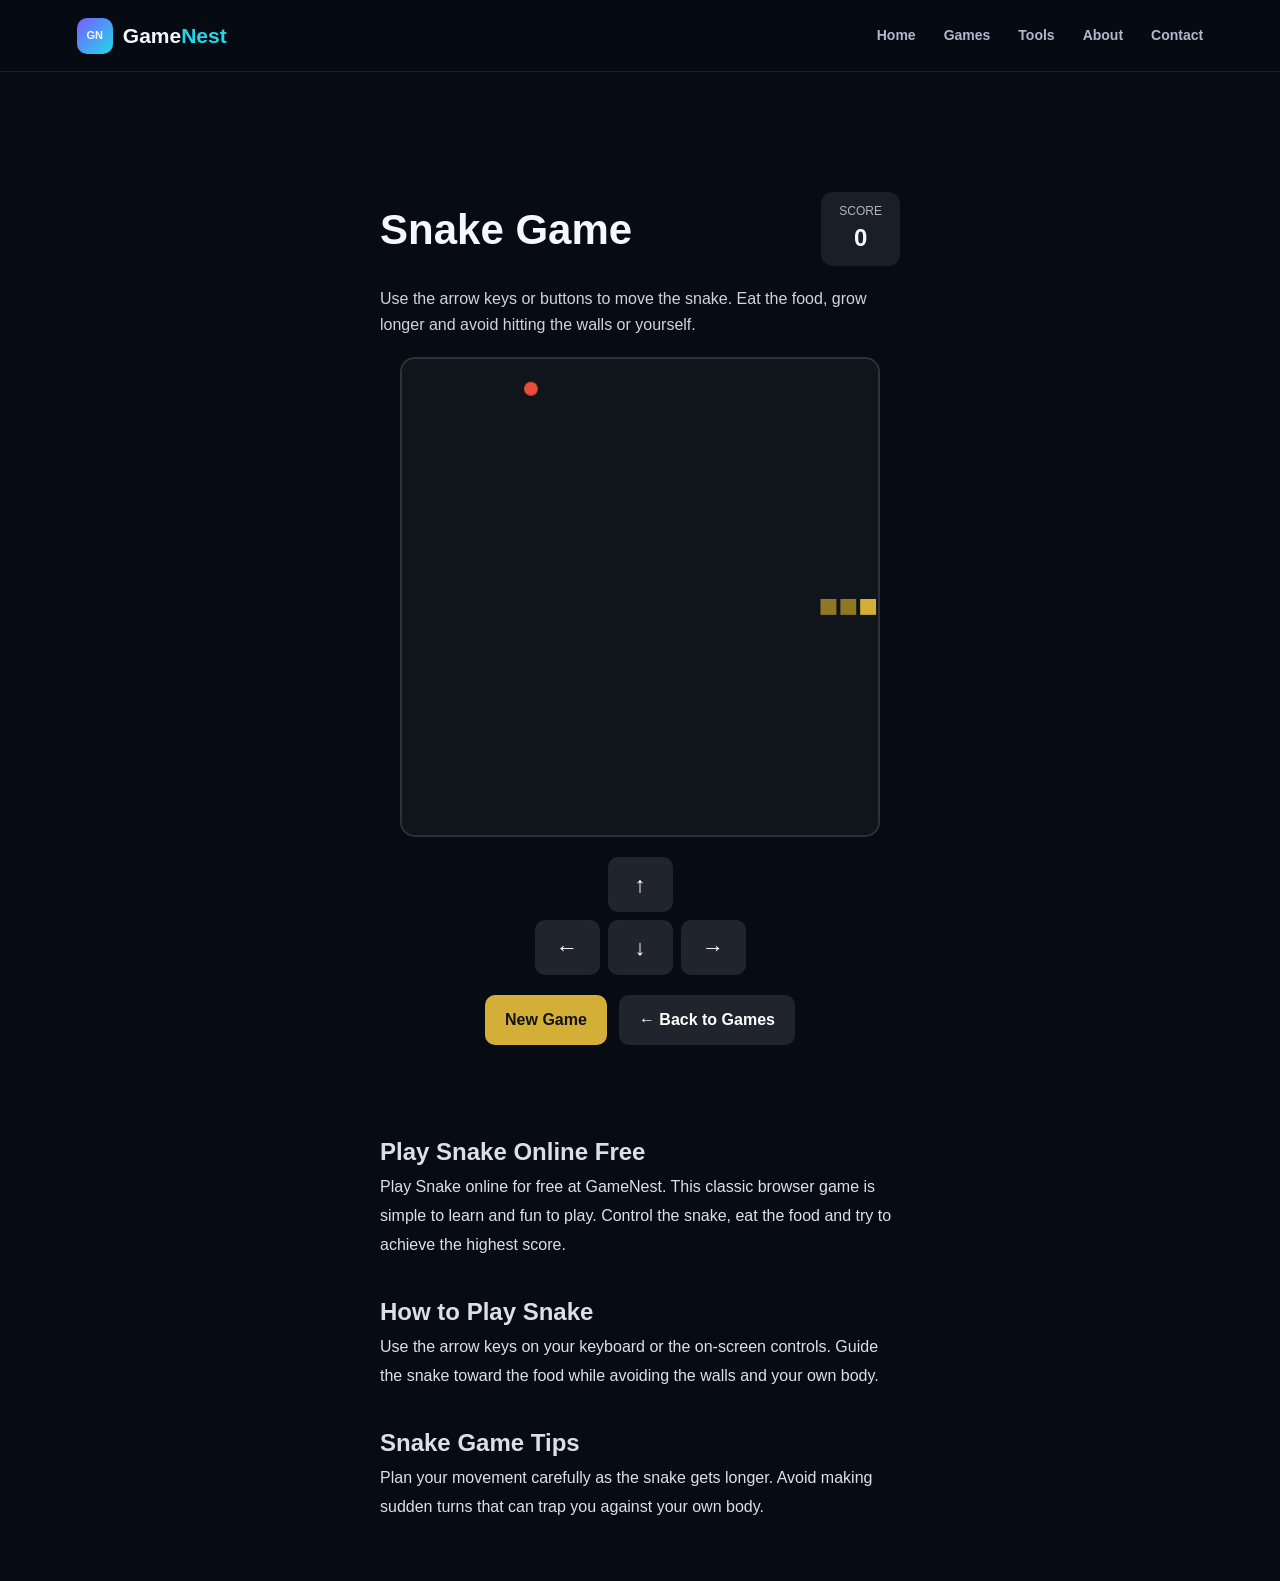
<file: snake.html>
<!DOCTYPE html>
<html lang="en">
<head>
  <meta charset="UTF-8">
  <meta name="viewport" content="width=device-width, initial-scale=1.0">

  <title>Play Snake Online Free | GameNest</title>

  <meta
    name="description"
    content="Play Snake online for free at GameNest. Eat the food, grow your snake, avoid the walls and your own body, and beat your high score."
  >

  <meta
    name="keywords"
    content="snake game, play snake online, free snake game, snake game online, classic snake game"
  >

  <meta name="robots" content="index, follow">

  <link
    rel="canonical"
    href="https://muhammadyasir425.github.io/NestGames/snake.html"
  >

  <link rel="stylesheet" href="style.css">

  <style>
    .snake-page {
      min-height: 100vh;
      padding: 120px 20px 60px;
      display: flex;
      justify-content: center;
    }

    .snake-container {
      width: 100%;
      max-width: 520px;
    }

    .snake-header {
      display: flex;
      justify-content: space-between;
      align-items: center;
      gap: 15px;
      margin-bottom: 20px;
    }

    .snake-header h1 {
      margin: 0;
      font-size: 42px;
    }

    .score-box {
      background: rgba(255,255,255,0.08);
      padding: 10px 18px;
      border-radius: 12px;
      text-align: center;
    }

    .score-box small {
      display: block;
      opacity: 0.7;
      font-size: 12px;
    }

    #score {
      font-size: 24px;
      font-weight: bold;
    }

    .instructions {
      line-height: 1.6;
      opacity: 0.85;
      margin-bottom: 20px;
    }

    #snakeCanvas {
      display: block;
      width: 100%;
      max-width: 480px;
      margin: auto;
      background: #10151c;
      border: 2px solid rgba(255,255,255,0.12);
      border-radius: 15px;
      touch-action: none;
    }

    .controls {
      display: grid;
      grid-template-columns: repeat(3, 65px);
      justify-content: center;
      gap: 8px;
      margin-top: 20px;
    }

    .controls button {
      height: 55px;
      border: 0;
      border-radius: 10px;
      background: rgba(255,255,255,0.1);
      color: white;
      font-size: 22px;
      cursor: pointer;
    }

    .controls button:hover {
      background: rgba(255,255,255,0.18);
    }

    .controls .empty {
      visibility: hidden;
    }

    .actions {
      display: flex;
      justify-content: center;
      gap: 12px;
      margin-top: 20px;
    }

    .actions button,
    .back-btn {
      border: 0;
      cursor: pointer;
      padding: 13px 20px;
      border-radius: 10px;
      font-weight: bold;
      text-decoration: none;
    }

    #newGame {
      background: #d4af37;
      color: #111;
    }

    .back-btn {
      background: rgba(255,255,255,0.1);
      color: white;
    }

    #message {
      min-height: 25px;
      margin-top: 15px;
      text-align: center;
      font-weight: bold;
    }

    .seo-content {
      margin-top: 45px;
      line-height: 1.8;
      opacity: 0.9;
    }

    .seo-content h2 {
      margin-top: 30px;
    }

    @media (max-width: 600px) {
      .snake-header h1 {
        font-size: 34px;
      }

      .snake-page {
        padding-top: 100px;
      }
    }
  </style>
</head>

<body>

  <header class="navbar">
    <a href="index.html" class="logo">
      <span class="logo-icon">GN</span>
      <span>Game<span>Nest</span></span>
    </a>

    <nav>
      <a href="index.html">Home</a>
      <a href="index.html#games">Games</a>
      <a href="index.html#tools">Tools</a>
      <a href="index.html#about">About</a>
      <a href="index.html#contact">Contact</a>
    </nav>
  </header>

  <main class="snake-page">

    <div class="snake-container">

      <div class="snake-header">
        <h1>Snake Game</h1>

        <div class="score-box">
          <small>SCORE</small>
          <span id="score">0</span>
        </div>
      </div>

      <p class="instructions">
        Use the arrow keys or buttons to move the snake.
        Eat the food, grow longer and avoid hitting the walls
        or yourself.
      </p>

      <canvas id="snakeCanvas" width="480" height="480"></canvas>

      <div class="controls">
        <button class="empty"></button>
        <button data-direction="up">↑</button>
        <button class="empty"></button>

        <button data-direction="left">←</button>
        <button data-direction="down">↓</button>
        <button data-direction="right">→</button>
      </div>

      <div class="actions">
        <button id="newGame">New Game</button>

        <a href="index.html#games" class="back-btn">
          ← Back to Games
        </a>
      </div>

      <div id="message"></div>

      <section class="seo-content">

        <h2>Play Snake Online Free</h2>

        <p>
          Play Snake online for free at GameNest. This classic
          browser game is simple to learn and fun to play.
          Control the snake, eat the food and try to achieve
          the highest score.
        </p>

        <h2>How to Play Snake</h2>

        <p>
          Use the arrow keys on your keyboard or the on-screen
          controls. Guide the snake toward the food while avoiding
          the walls and your own body.
        </p>

        <h2>Snake Game Tips</h2>

        <p>
          Plan your movement carefully as the snake gets longer.
          Avoid making sudden turns that can trap you against
          your own body.
        </p>

      </section>

    </div>

  </main>

  <script>
    const canvas = document.getElementById("snakeCanvas");
    const ctx = canvas.getContext("2d");

    const scoreElement = document.getElementById("score");
    const messageElement = document.getElementById("message");
    const newGameButton = document.getElementById("newGame");

    const gridSize = 24;
    const tileSize = canvas.width / gridSize;

    let snake;
    let food;
    let direction;
    let nextDirection;
    let score;
    let gameRunning;
    let gameTimer;

    function startGame() {

      clearInterval(gameTimer);

      snake = [
        { x: 12, y: 12 },
        { x: 11, y: 12 },
        { x: 10, y: 12 }
      ];

      food = createFood();

      direction = "right";
      nextDirection = "right";

      score = 0;
      gameRunning = true;

      scoreElement.textContent = score;
      messageElement.textContent = "";

      draw();

      gameTimer = setInterval(gameLoop, 110);
    }

    function createFood() {

      let newFood;

      do {
        newFood = {
          x: Math.floor(Math.random() * gridSize),
          y: Math.floor(Math.random() * gridSize)
        };
      } while (
        snake.some(
          part => part.x === newFood.x && part.y === newFood.y
        )
      );

      return newFood;
    }

    function gameLoop() {

      if (!gameRunning) return;

      direction = nextDirection;

      const head = {
        x: snake[0].x,
        y: snake[0].y
      };

      if (direction === "up") head.y--;
      if (direction === "down") head.y++;
      if (direction === "left") head.x--;
      if (direction === "right") head.x++;

      if (hitWall(head) || hitSelf(head)) {
        endGame();
        return;
      }

      snake.unshift(head);

      if (
        head.x === food.x &&
        head.y === food.y
      ) {

        score++;
        scoreElement.textContent = score;

        food = createFood();

      } else {
        snake.pop();
      }

      draw();
    }

    function hitWall(head) {

      return (
        head.x < 0 ||
        head.x >= gridSize ||
        head.y < 0 ||
        head.y >= gridSize
      );
    }

    function hitSelf(head) {

      return snake.some(
        part => part.x === head.x && part.y === head.y
      );
    }

    function draw() {

      ctx.clearRect(0, 0, canvas.width, canvas.height);

      ctx.fillStyle = "#10151c";
      ctx.fillRect(0, 0, canvas.width, canvas.height);

      drawFood();
      drawSnake();
    }

    function drawSnake() {

      snake.forEach((part, index) => {

        ctx.fillStyle =
          index === 0 ? "#d4af37" : "#8f7725";

        ctx.fillRect(
          part.x * tileSize + 2,
          part.y * tileSize + 2,
          tileSize - 4,
          tileSize - 4
        );
      });
    }

    function drawFood() {

      ctx.fillStyle = "#e74c3c";

      ctx.beginPath();

      ctx.arc(
        food.x * tileSize + tileSize / 2,
        food.y * tileSize + tileSize / 2,
        tileSize * 0.35,
        0,
        Math.PI * 2
      );

      ctx.fill();
    }

    function changeDirection(newDirection) {

      if (!gameRunning) return;

      const opposite = {
        up: "down",
        down: "up",
        left: "right",
        right: "left"
      };

      if (opposite[direction] === newDirection) {
        return;
      }

      nextDirection = newDirection;
    }

    document.addEventListener("keydown", function(event) {

      const keyDirections = {
        ArrowUp: "up",
        ArrowDown: "down",
        ArrowLeft: "left",
        ArrowRight: "right"
      };

      if (keyDirections[event.key]) {

        event.preventDefault();

        changeDirection(keyDirections[event.key]);
      }
    });

    document.querySelectorAll("[data-direction]").forEach(button => {

      button.addEventListener("click", function() {

        changeDirection(this.dataset.direction);

      });

    });

    function endGame() {

      gameRunning = false;

      clearInterval(gameTimer);

      messageElement.textContent =
        "Game Over! Your score: " + score;
    }

    newGameButton.addEventListener("click", startGame);

    startGame();
  </script>

</body>
</html>
</file>
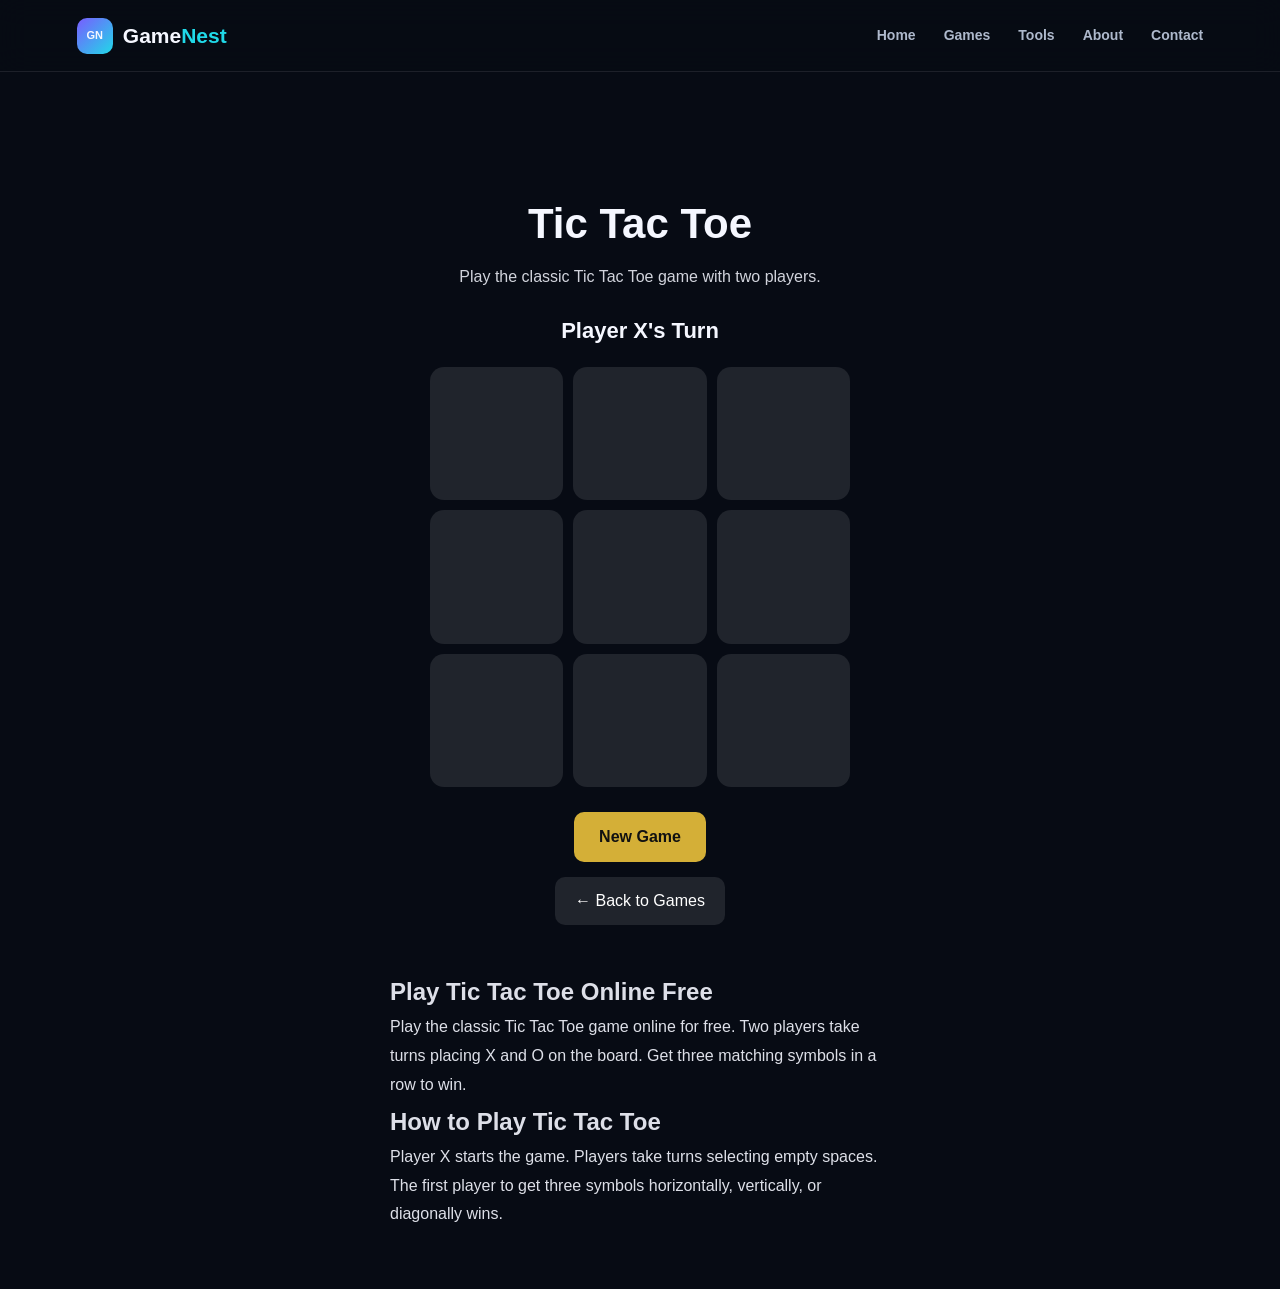
<file: tic-tac-toe.html>
<!DOCTYPE html>
<html lang="en">
<head>
  <meta charset="UTF-8">
  <meta name="viewport" content="width=device-width, initial-scale=1.0">

  <title>Play Tic Tac Toe Online Free | GameNest</title>
  <meta name="description" content="Play Tic Tac Toe online for free at GameNest. Play against a friend with the classic X and O game.">
  <meta name="robots" content="index, follow">

  <link rel="canonical" href="https://muhammadyasir425.github.io/NestGames/tic-tac-toe.html">
  <link rel="stylesheet" href="style.css">

  <style>
    .game-page {
      min-height: 100vh;
      padding: 120px 20px 60px;
      display: flex;
      justify-content: center;
    }

    .game-container {
      width: 100%;
      max-width: 500px;
      text-align: center;
    }

    h1 {
      font-size: 42px;
      margin-bottom: 10px;
    }

    .info {
      opacity: .85;
      margin-bottom: 25px;
    }

    .status {
      font-size: 22px;
      font-weight: bold;
      margin-bottom: 20px;
    }

    .board {
      display: grid;
      grid-template-columns: repeat(3, 1fr);
      gap: 10px;
      max-width: 420px;
      margin: auto;
    }

    .cell {
      aspect-ratio: 1;
      border: 0;
      border-radius: 14px;
      background: rgba(255,255,255,.1);
      color: white;
      font-size: clamp(45px, 12vw, 75px);
      font-weight: bold;
      cursor: pointer;
    }

    .cell:hover {
      background: rgba(255,255,255,.17);
    }

    #reset {
      margin-top: 25px;
      border: 0;
      padding: 13px 25px;
      border-radius: 10px;
      background: #d4af37;
      color: #111;
      font-weight: bold;
      cursor: pointer;
    }

    .back {
      display: inline-block;
      margin-top: 15px;
      padding: 12px 20px;
      border-radius: 10px;
      background: rgba(255,255,255,.1);
      color: white;
      text-decoration: none;
    }

    .seo-content {
      margin-top: 45px;
      text-align: left;
      line-height: 1.8;
      opacity: .9;
    }
  </style>
</head>

<body>

<header class="navbar">
  <a href="index.html" class="logo">
    <span class="logo-icon">GN</span>
    <span>Game<span>Nest</span></span>
  </a>

  <nav>
    <a href="index.html">Home</a>
    <a href="index.html#games">Games</a>
    <a href="index.html#tools">Tools</a>
    <a href="index.html#about">About</a>
    <a href="index.html#contact">Contact</a>
  </nav>
</header>

<main class="game-page">

  <div class="game-container">

    <h1>Tic Tac Toe</h1>

    <p class="info">
      Play the classic Tic Tac Toe game with two players.
    </p>

    <div class="status" id="status">
      Player X's Turn
    </div>

    <div class="board">

      <button class="cell" data-index="0"></button>
      <button class="cell" data-index="1"></button>
      <button class="cell" data-index="2"></button>

      <button class="cell" data-index="3"></button>
      <button class="cell" data-index="4"></button>
      <button class="cell" data-index="5"></button>

      <button class="cell" data-index="6"></button>
      <button class="cell" data-index="7"></button>
      <button class="cell" data-index="8"></button>

    </div>

    <button id="reset">New Game</button>

    <br>

    <a class="back" href="index.html#games">
      ← Back to Games
    </a>

    <section class="seo-content">

      <h2>Play Tic Tac Toe Online Free</h2>

      <p>
        Play the classic Tic Tac Toe game online for free.
        Two players take turns placing X and O on the board.
        Get three matching symbols in a row to win.
      </p>

      <h2>How to Play Tic Tac Toe</h2>

      <p>
        Player X starts the game. Players take turns selecting
        empty spaces. The first player to get three symbols
        horizontally, vertically, or diagonally wins.
      </p>

    </section>

  </div>

</main>

<script>

  const cells = document.querySelectorAll(".cell");
  const statusText = document.getElementById("status");
  const resetButton = document.getElementById("reset");

  let board = ["", "", "", "", "", "", "", ""];
  let currentPlayer = "X";
  let gameActive = true;

  const winningPatterns = [
    [0, 1, 2],
    [3, 4, 5],
    [6, 7, 8],
    [0, 3, 6],
    [1, 4, 7],
    [2, 5, 8],
    [0, 4, 8],
    [2, 4, 6]
  ];

  function handleCellClick(event) {

    const index = event.target.dataset.index;

    if (board[index] !== "" || !gameActive) {
      return;
    }

    board[index] = currentPlayer;
    event.target.textContent = currentPlayer;

    checkWinner();
  }

  function checkWinner() {

    let winner = null;

    for (const pattern of winningPatterns) {

      const [a, b, c] = pattern;

      if (
        board[a] !== "" &&
        board[a] === board[b] &&
        board[a] === board[c]
      ) {
        winner = board[a];
        break;
      }
    }

    if (winner) {

      statusText.textContent =
        "Player " + winner + " Wins!";

      gameActive = false;
      return;
    }

    if (!board.includes("")) {

      statusText.textContent = "It's a Draw!";
      gameActive = false;
      return;
    }

    currentPlayer =
      currentPlayer === "X" ? "O" : "X";

    statusText.textContent =
      "Player " + currentPlayer + "'s Turn";
  }

  function resetGame() {

    board = ["", "", "", "", "", "", "", ""];
    currentPlayer = "X";
    gameActive = true;

    cells.forEach(cell => {
      cell.textContent = "";
    });

    statusText.textContent = "Player X's Turn";
  }

  cells.forEach(cell => {
    cell.addEventListener("click", handleCellClick);
  });

  resetButton.addEventListener("click", resetGame);

</script>

</body>
</html>
</file>
<file: style.css>
* {
  margin: 0;
  padding: 0;
  box-sizing: border-box;
}

:root {
  --bg: #070b14;
  --panel: #0d1422;
  --panel2: #111a2c;
  --text: #f5f7ff;
  --muted: #91a0b8;
  --line: rgba(255,255,255,0.09);

  --purple: #795cff;
  --cyan: #20d9e8;
  --green: #3bd67a;
  --orange: #ff9e43;
}

html {
  scroll-behavior: smooth;
}

body {
  font-family: Arial, Helvetica, sans-serif;
  background: var(--bg);
  color: var(--text);
  line-height: 1.5;
  overflow-x: hidden;
}

button,
input,
textarea,
select {
  font: inherit;
}

button {
  cursor: pointer;
}

a {
  text-decoration: none;
  color: inherit;
}


/* BACKGROUND */

.glow {
  position: fixed;
  width: 420px;
  height: 420px;
  border-radius: 50%;
  filter: blur(100px);
  opacity: .10;
  pointer-events: none;
  z-index: -1;
}

.glow-1 {
  background: #765cff;
  left: -180px;
  top: 100px;
}

.glow-2 {
  background: #20d9e8;
  right: -180px;
  top: 700px;
}


/* NAVBAR */

.navbar {
  height: 72px;
  padding: 0 6%;
  display: flex;
  align-items: center;
  justify-content: space-between;

  position: sticky;
  top: 0;
  z-index: 100;

  background: rgba(7,11,20,.82);
  backdrop-filter: blur(15px);

  border-bottom: 1px solid var(--line);
}

.logo {
  display: flex;
  align-items: center;
  gap: 10px;

  font-size: 21px;
  font-weight: 800;
}

.logo > span:last-child > span {
  color: var(--cyan);
}

.logo-icon {
  width: 36px;
  height: 36px;

  display: grid;
  place-items: center;

  border-radius: 10px;

  background: linear-gradient(
    135deg,
    var(--purple),
    var(--cyan)
  );

  font-size: 11px;
  font-weight: 900;
}

nav {
  display: flex;
  gap: 28px;
}

nav a {
  color: #aeb9cc;
  font-size: 14px;
  font-weight: 700;

  transition: .2s;
}

nav a:hover {
  color: white;
}

.menu-btn {
  display: none;

  border: none;
  background: transparent;

  color: white;
  font-size: 27px;
}


/* COMMON */

.section {
  width: min(1180px, 90%);
  margin: auto;
  padding: 100px 0;
}


/* HERO */

.hero {
  min-height: 680px;

  display: grid;
  grid-template-columns: 1.05fr .95fr;

  align-items: center;

  gap: 70px;

  padding-top: 80px;
}

.badge,
.section-title > div > span,
.about-box > div > span,
.contact-info > span {
  color: var(--cyan);

  font-size: 11px;
  font-weight: 900;

  letter-spacing: 2px;
}

.hero h1 {
  margin-top: 15px;

  font-size: clamp(55px, 7vw, 88px);

  line-height: .95;

  letter-spacing: -5px;
}

.hero h1 span {
  color: var(--cyan);
}

.hero-content > p {
  max-width: 590px;

  margin: 28px 0;

  color: var(--muted);

  font-size: 17px;
}

.hero-buttons {
  display: flex;
  gap: 12px;
  flex-wrap: wrap;
}

.btn {
  border: none;

  padding: 13px 20px;

  border-radius: 11px;

  font-weight: 800;

  display: inline-flex;
  align-items: center;
  gap: 8px;

  transition: .2s;
}

.btn:hover {
  transform: translateY(-2px);
}

.primary-btn {
  color: white;

  background: linear-gradient(
    135deg,
    var(--purple),
    #5c8cff
  );

  box-shadow:
    0 12px 35px rgba(90,80,255,.22);
}

.secondary-btn {
  color: white;

  background: #0d1422;

  border: 1px solid var(--line);
}

.stats {
  display: flex;

  gap: 35px;

  margin-top: 45px;
}

.stats div {
  display: flex;
  flex-direction: column;
}

.stats strong {
  font-size: 22px;
}

.stats small {
  color: var(--muted);

  font-size: 10px;

  text-transform: uppercase;

  letter-spacing: 1px;
}


/* HERO PREVIEW */

.hero-preview {
  background: linear-gradient(
    145deg,
    #121b2d,
    #090f1b
  );

  border: 1px solid var(--line);

  border-radius: 25px;

  padding: 18px;

  box-shadow: 0 30px 80px rgba(0,0,0,.3);
}

.preview-header {
  display: flex;
  align-items: center;

  gap: 8px;

  color: #8390a8;

  font-size: 10px;

  font-weight: 800;

  letter-spacing: 1px;
}

.preview-header span {
  color: var(--green);
}

.preview-header b {
  margin-left: auto;

  color: var(--green);

  background: rgba(55,214,122,.1);

  padding: 5px 9px;

  border-radius: 20px;
}

.tic-preview {
  display: grid;

  grid-template-columns: repeat(3, 75px);

  grid-template-rows: repeat(3, 75px);

  gap: 5px;

  justify-content: center;
  align-content: center;

  min-height: 360px;
}

.tic-preview div {
  display: grid;
  place-items: center;

  background: #0d1422;

  border: 1px solid rgba(255,255,255,.07);

  border-radius: 10px;

  font-size: 38px;
  font-weight: 900;
}

.tic-preview div:nth-child(1),
.tic-preview div:nth-child(5),
.tic-preview div:nth-child(9) {
  color: #a897ff;
}

.tic-preview div:nth-child(3),
.tic-preview div:nth-child(7) {
  color: var(--cyan);
}

.preview-footer {
  display: flex;

  justify-content: space-between;
  align-items: center;

  padding: 10px 5px;
}

.preview-footer small {
  display: block;

  color: #6f7d94;

  font-size: 9px;

  letter-spacing: 1px;
}

.preview-footer strong {
  display: block;
}

.mini-btn {
  border: 1px solid rgba(121,92,255,.35);

  background: rgba(121,92,255,.12);

  color: #bdb0ff;

  border-radius: 8px;

  padding: 9px 13px;

  font-size: 11px;

  font-weight: 900;
}


/* SECTION TITLE */

.section-title {
  display: flex;

  align-items: end;
  justify-content: space-between;

  margin-bottom: 30px;
}

.section-title h2 {
  margin-top: 8px;

  font-size: 43px;

  letter-spacing: -2px;
}

.section-title > p {
  color: var(--muted);

  font-size: 14px;
}


/* GAMES */

.games-grid {
  display: grid;

  grid-template-columns: repeat(5, 1fr);

  gap: 15px;
}

.game-card {
  min-height: 310px;

  padding: 22px;

  display: flex;
  flex-direction: column;

  background: rgba(13,20,34,.78);

  border: 1px solid var(--line);

  border-radius: 18px;

  transition: .25s;
}

.game-card:hover {
  transform: translateY(-5px);

  border-color: rgba(121,92,255,.45);

  box-shadow: 0 18px 45px rgba(0,0,0,.2);
}

.game-icon {
  width: 50px;
  height: 50px;

  display: grid;
  place-items: center;

  border-radius: 14px;

  margin-bottom: 27px;

  font-size: 20px;
  font-weight: 900;
}

.purple {
  color: #ad9dff;
  background: rgba(121,92,255,.14);
}

.green {
  background: rgba(55,214,122,.12);
}

.orange {
  background: rgba(255,159,67,.12);
}

.blue {
  background: rgba(32,217,232,.12);
}

.pink {
  background: rgba(244,114,182,.12);
  font-size: 12px;
}

.game-card small,
.tool-card small {
  color: #78869e;

  font-size: 9px;

  font-weight: 900;

  letter-spacing: 1.2px;
}

.game-card h3 {
  margin: 7px 0;

  font-size: 18px;
}

.game-card p {
  color: var(--muted);

  font-size: 13px;
}

.card-link {
  margin-top: auto;
  padding-top: 20px;

  border: none;

  background: none;

  color: #b7aaff;

  text-align: left;

  font-size: 12px;

  font-weight: 900;
}


/* SEARCH */

.search-box {
  position: relative;

  max-width: 620px;

  margin-bottom: 22px;
}

.search-box span {
  position: absolute;

  left: 15px;
  top: 9px;

  font-size: 21px;
}

.search-box input {
  width: 100%;

  padding: 14px 15px 14px 45px;

  border: 1px solid var(--line);

  border-radius: 12px;

  outline: none;

  background: #0d1422;

  color: white;
}

.search-box input:focus {
  border-color: var(--purple);
}


/* TOOLS */

.tools-grid {
  display: grid;

  grid-template-columns: repeat(2, 1fr);

  gap: 15px;
}

.tool-card {
  min-height: 120px;

  padding: 20px;

  display: grid;

  grid-template-columns: 52px 1fr auto;

  align-items: center;

  gap: 16px;

  background: rgba(13,20,34,.78);

  border: 1px solid var(--line);

  border-radius: 17px;

  transition: .25s;
}

.tool-card:hover {
  transform: translateY(-4px);

  border-color: rgba(121,92,255,.4);
}

.tool-icon {
  width: 52px;
  height: 52px;

  display: grid;
  place-items: center;

  border-radius: 13px;

  background: #111b2e;

  color: #a99bff;

  font-weight: 900;

  font-size: 19px;
}

.tool-card h3 {
  font-size: 16px;

  margin: 2px 0;
}

.tool-card p {
  color: var(--muted);

  font-size: 12px;
}

.tool-card button {
  border: none;

  background: none;

  color: #b8aaff;

  font-weight: 900;

  font-size: 12px;
}


/* ABOUT */

.about-box {
  display: grid;

  grid-template-columns: 1fr 1fr;

  gap: 80px;

  padding: 55px;

  border: 1px solid var(--line);

  border-radius: 25px;

  background:
    linear-gradient(
      120deg,
      rgba(121,92,255,.08),
      rgba(32,217,232,.03)
    );
}

.about-box h2 {
  margin-top: 15px;

  font-size: 48px;

  line-height: 1;

  letter-spacing: -3px;
}

.about-box h2 strong {
  color: var(--cyan);
}

.about-text > p {
  color: #b0bbce;

  margin-bottom: 25px;
}

.about-list {
  display: grid;

  gap: 10px;
}

.about-list div {
  display: flex;

  gap: 18px;

  padding: 13px 0;

  border-bottom: 1px solid var(--line);
}

.about-list b {
  color: var(--cyan);

  font-size: 11px;
}

.about-list span {
  font-size: 14px;

  font-weight: 700;
}


/* CONTACT */

.contact-section {
  display: grid;

  grid-template-columns: .8fr 1.2fr;

  gap: 70px;
}

.contact-info h2 {
  margin-top: 15px;

  font-size: 48px;

  letter-spacing: -2px;
}

.contact-info p {
  color: var(--muted);

  margin-top: 15px;
}

.contact-form {
  padding: 25px;

  background: #0d1422;

  border: 1px solid var(--line);

  border-radius: 20px;
}

.form-row {
  display: grid;

  grid-template-columns: 1fr 1fr;

  gap: 15px;
}

.contact-form label {
  display: block;

  color: #9ba8bb;

  font-size: 11px;

  font-weight: 800;

  margin-bottom: 15px;
}

.contact-form input,
.contact-form textarea {
  display: block;

  width: 100%;

  margin-top: 7px;

  padding: 12px;

  background: #080e19;

  border: 1px solid var(--line);

  border-radius: 9px;

  color: white;

  outline: none;

  resize: vertical;
}

.contact-form input:focus,
.contact-form textarea:focus {
  border-color: var(--purple);
}

#formMessage {
  margin-top: 10px;

  color: var(--green);

  font-size: 12px;
}


/* FOOTER */

footer {
  padding: 28px 6%;

  border-top: 1px solid var(--line);

  display: flex;

  align-items: center;

  gap: 18px;

  color: #77869f;

  font-size: 12px;
}

.footer-logo {
  display: flex;

  align-items: center;

  gap: 8px;

  color: white;

  font-weight: 800;
}

.footer-logo .logo-icon {
  width: 28px;
  height: 28px;

  font-size: 9px;
}

footer p {
  margin-right: auto;
}


/* MODAL */

.modal {
  position: fixed;

  inset: 0;

  z-index: 1000;

  display: grid;

  place-items: center;

  padding: 18px;

  background: rgba(0,0,0,.78);

  backdrop-filter: blur(8px);
}

.hidden {
  display: none !important;
}

.modal-box {
  position: relative;

  width: min(680px,100%);

  max-height: 92vh;

  overflow-y: auto;

  padding: 30px;

  border-radius: 20px;

  background: #0b1220;

  border: 1px solid rgba(255,255,255,.12);

  box-shadow: 0 35px 100px black;
}

.close {
  position: absolute;

  right: 15px;
  top: 12px;

  width: 34px;
  height: 34px;

  border: none;

  border-radius: 9px;

  background: #151f31;

  color: white;

  font-size: 23px;
}

.modal h2 {
  font-size: 29px;

  margin-bottom: 5px;
}

.modal-sub {
  color: var(--muted);

  font-size: 13px;

  margin-bottom: 20px;
}


/* GAME COMMON */

.game-center {
  text-align: center;
}

.small-btn {
  padding: 10px 15px;

  border: none;

  border-radius: 9px;

  background: var(--purple);

  color: white;

  font-weight: 800;
}

.game-status {
  color: #aab6ca;

  margin: 10px;
}


/* TIC TAC TOE */

.ttt-board {
  display: grid;

  grid-template-columns: repeat(3, 90px);

  gap: 7px;

  justify-content: center;

  margin: 20px auto;
}

.ttt-cell {
  height: 90px;

  border: 1px solid var(--line);

  border-radius: 12px;

  background: #111a2a;

  color: white;

  font-size: 35px;

  font-weight: 900;
}

.ttt-cell.x {
  color: #a897ff;
}

.ttt-cell.o {
  color: var(--cyan);
}

.game-controls {
  display: flex;

  justify-content: center;

  gap: 8px;

  flex-wrap: wrap;
}

.select {
  padding: 9px;

  border-radius: 9px;

  border: 1px solid var(--line);

  background: #111a2a;

  color: white;
}


/* SNAKE */

.snake-canvas {
  width: min(420px,100%);

  display: block;

  margin: 15px auto;

  background: #07101a;

  border: 1px solid var(--line);

  border-radius: 12px;
}

.mobile-controls {
  display: grid;

  grid-template-columns: repeat(3,45px);

  justify-content: center;

  gap: 5px;

  margin: 12px;
}

.mobile-controls button {
  height: 40px;

  border: 1px solid var(--line);

  border-radius: 8px;

  background: #111a2a;

  color: white;
}

.mobile-controls button:first-child {
  grid-column: 2;
}


/* RPS */

.rps-buttons {
  display: flex;

  justify-content: center;

  gap: 10px;

  flex-wrap: wrap;

  margin: 25px 0;
}

.rps-choice {
  width: 100px;

  height: 75px;

  border: 1px solid var(--line);

  border-radius: 13px;

  background: #111a2a;

  color: white;

  font-size: 25px;
}

.score-line {
  display: flex;

  justify-content: center;

  gap: 40px;

  color: #aab6ca;
}

.score-line strong {
  display: block;

  color: white;

  font-size: 22px;
}


/* MEMORY */

.memory-grid {
  display: grid;

  grid-template-columns: repeat(4,70px);

  gap: 8px;

  justify-content: center;

  margin: 20px auto;
}

.memory-card {
  width: 70px;
  height: 70px;

  border: none;

  border-radius: 10px;

  background: #151f32;

  color: transparent;

  font-size: 27px;
}

.memory-card.flipped {
  color: white;

  background: #1b2a45;
}


/* 2048 */

.game2048 {
  max-width: 350px;

  margin: auto;
}

.grid2048 {
  display: grid;

  grid-template-columns: repeat(4,1fr);

  gap: 7px;

  padding: 7px;

  background: #1a2435;

  border-radius: 12px;

  margin: 20px 0;
}

.tile2048 {
  aspect-ratio: 1;

  display: grid;

  place-items: center;

  border-radius: 8px;

  background: #111a29;

  font-size: 22px;

  font-weight: 900;
}

.tile2048.filled {
  background: #735cff;

  color: white;
}

.tile2048.big {
  background: #20b9c8;
}


/* TOOL */

.tool-form {
  display: grid;

  gap: 13px;
}

.tool-form label {
  color: #8f9db2;

  font-size: 11px;

  font-weight: 800;
}

.tool-form input,
.tool-form textarea,
.tool-form select {
  width: 100%;

  margin-top: 6px;

  padding: 11px;

  border: 1px solid var(--line);

  border-radius: 9px;

  background: #111a2a;

  color: white;

  outline: none;
}

.result-box {
  padding: 16px;

  border-radius: 12px;

  background: #080e19;

  border: 1px solid var(--line);

  color: #c8d0dd;
}

.result-big {
  color: white;

  font-size: 25px;

  font-weight: 900;
}

.two-col {
  display: grid;

  grid-template-columns: 1fr 1fr;

  gap: 12px;
}


/* CALCULATOR */

.calc-display {
  width: 100%;

  padding: 15px;

  margin-bottom: 10px;

  background: #070c15;

  border: 1px solid var(--line);

  border-radius: 10px;

  color: white;

  text-align: right;

  font-size: 25px;
}

.calc-grid {
  display: grid;

  grid-template-columns: repeat(4,1fr);

  gap: 7px;
}

.calc-grid button {
  height: 52px;

  border: 1px solid var(--line);

  border-radius: 9px;

  background: #111a2a;

  color: white;
}

.calc-grid .equal {
  background: var(--purple);
}

.calc-grid .op {
  color: #b3a5ff;
}

.calc-grid .zero {
  grid-column: span 2;
}


/* QR */

.qr-img {
  display: block;

  width: 220px;
  height: 220px;

  margin: 15px auto;

  padding: 8px;

  background: white;

  border-radius: 10px;
}


/* COLOR */

.color-preview {
  height: 120px;

  margin-bottom: 15px;

  border-radius: 13px;

  border: 1px solid var(--line);
}


/* IMAGE */

.compress-preview {
  display: block;

  max-width: 100%;

  max-height: 240px;

  margin: 15px auto;

  border-radius: 10px;
}


/* RESPONSIVE */

@media (max-width: 1050px) {

  .games-grid {
    grid-template-columns: repeat(3,1fr);
  }

  .hero {
    grid-template-columns: 1fr;
  }

  .hero-preview {
    max-width: 600px;

    width: 100%;

    margin: auto;
  }

  .about-box,
  .contact-section {
    grid-template-columns: 1fr;
  }

}


@media (max-width: 700px) {

  .navbar {
    padding: 0 5%;
  }

  .menu-btn {
    display: block;
  }

  nav {
    display: none;

    position: absolute;

    left: 5%;
    right: 5%;

    top: 68px;

    padding: 12px;

    flex-direction: column;

    gap: 2px;

    background: #0c1422;

    border: 1px solid var(--line);

    border-radius: 12px;
  }

  nav.open {
    display: flex;
  }

  nav a {
    padding: 10px;
  }

  .section {
    width: 90%;

    padding: 70px 0;
  }

  .hero {
    padding-top: 55px;

    gap: 45px;
  }

  .hero h1 {
    font-size: 54px;

    letter-spacing: -3px;
  }

  .section-title {
    display: block;
  }

  .section-title h2 {
    font-size: 36px;
  }

  .section-title > p {
    margin-top: 8px;
  }

  .games-grid {
    grid-template-columns: 1fr 1fr;
  }

  .tools-grid {
    grid-template-columns: 1fr;
  }

  .about-box {
    padding: 28px;
  }

  .about-box h2,
  .contact-info h2 {
    font-size: 40px;
  }

  .contact-section {
    gap: 30px;
  }

  .form-row {
    grid-template-columns: 1fr;
  }

  footer p {
    display: none;
  }

  .footer-logo {
    margin-right: auto;
  }

  .modal-box {
    padding: 25px 15px;
  }

}


@media (max-width: 450px) {

  .games-grid {
    grid-template-columns: 1fr;
  }

  .tool-card {
    grid-template-columns: 45px 1fr;
  }

  .tool-icon {
    width: 45px;
    height: 45px;
  }

  .tool-card button {
    grid-column: 2;

    text-align: left;
  }

  .hero h1 {
    font-size: 46px;
  }

  .tic-preview {
    grid-template-columns: repeat(3,55px);

    grid-template-rows: repeat(3,55px);

    min-height: 290px;
  }

  .ttt-board {
    grid-template-columns: repeat(3,75px);
  }

  .ttt-cell {
    height: 75px;
  }

  .memory-grid {
    grid-template-columns: repeat(4,58px);
  }

  .memory-card {
    width: 58px;
    height: 58px;
  }

  .two-col {
    grid-template-columns: 1fr;
  }

}
</file>
